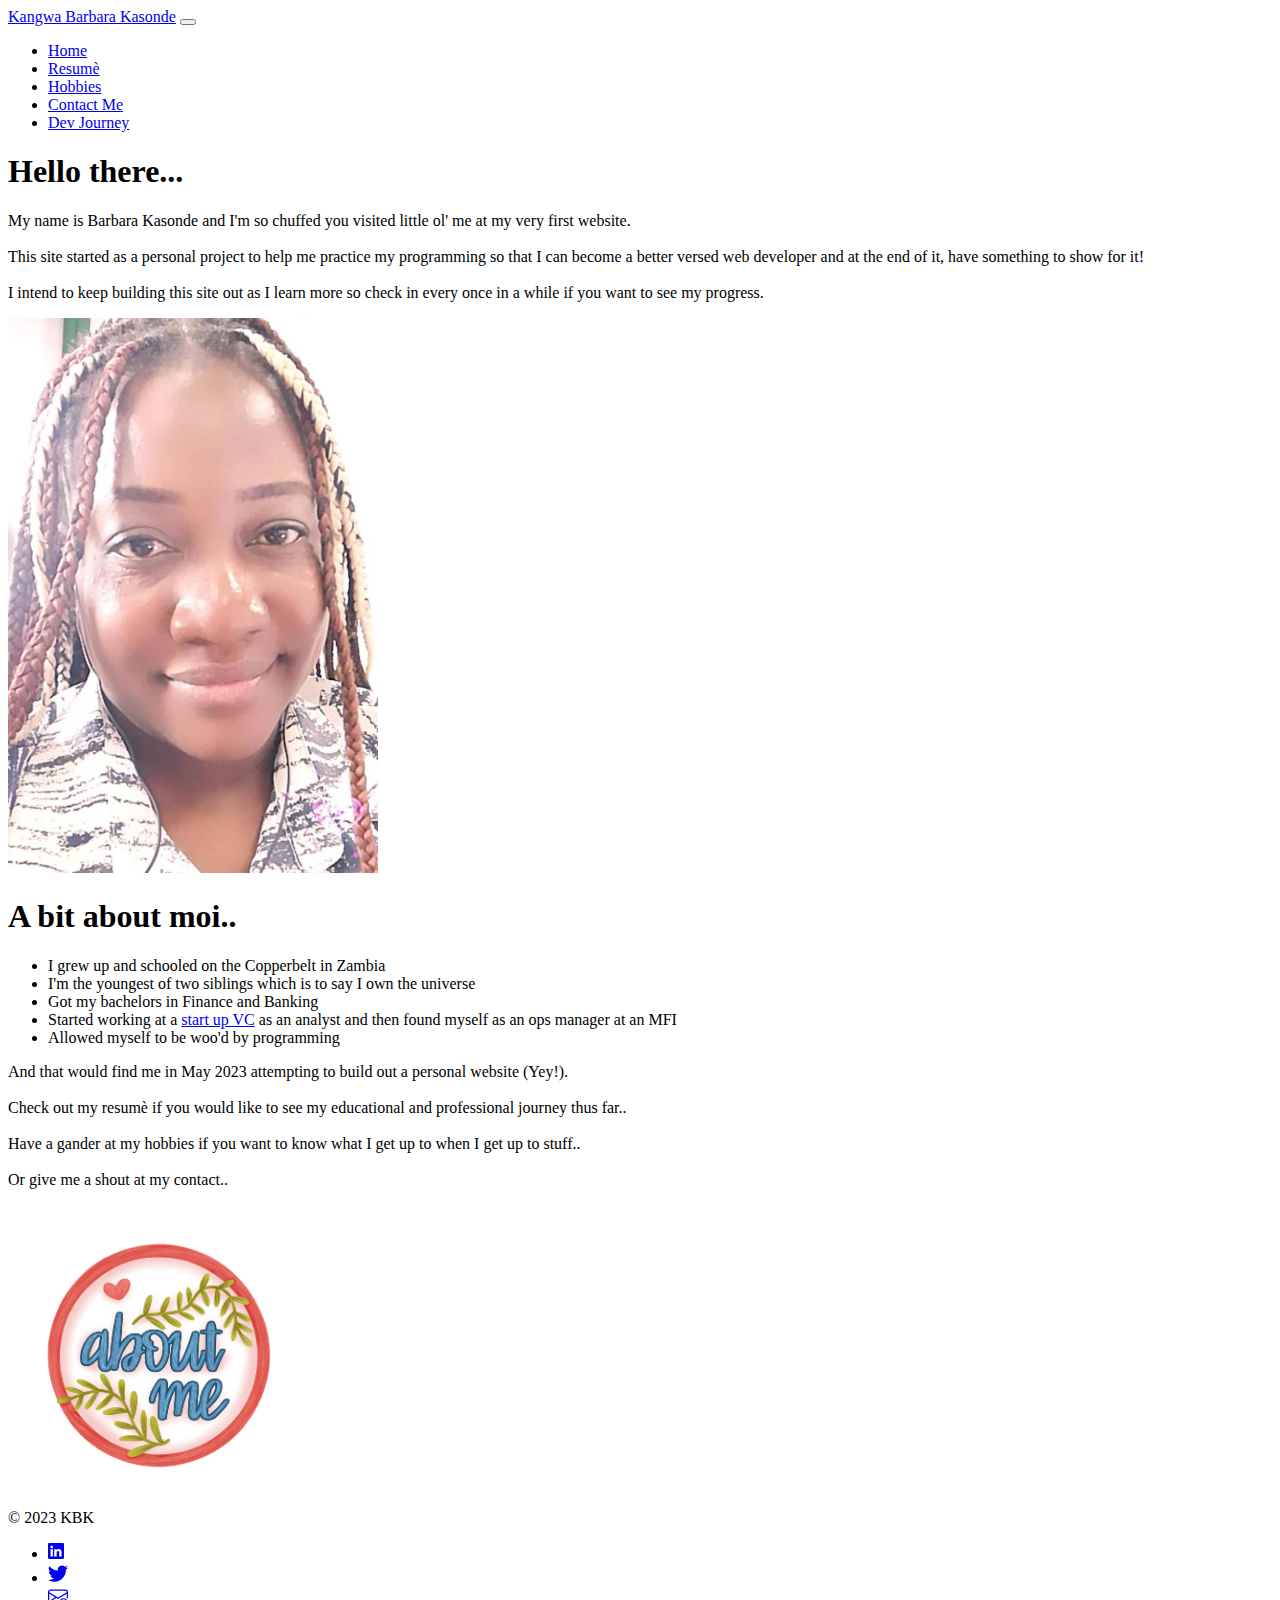
<file: index.html>
<!DOCTYPE html>
<html lang="en">
    <head>
        <meta charset="UTF-8">
        <title>KBK</title>
        <link href="https://cdn.jsdelivr.net/npm/bootstrap@5.3.1/dist/css/bootstrap.min.css" rel="stylesheet" integrity="sha384-4bw+/aepP/YC94hEpVNVgiZdgIC5+VKNBQNGCHeKRQN+PtmoHDEXuppvnDJzQIu9" crossorigin="anonymous">
        <link rel="stylesheet" href="./style.css"/>
    </head>

    <body>
        <!-- Navigation bar -->
        <nav class="navbar fixed-top navbar-expand-lg bg-primary" data-bs-theme="dark">
            <div class="container-fluid">
                <a class="navbar-brand" href="./index.html">Kangwa Barbara Kasonde</a>
                <button class="navbar-toggler" type="button" data-bs-toggle="collapse" data-bs-target="#navbarSupportedContent" aria-controls="navbarSupportedContent" aria-expanded="false" aria-label="Toggle navigation">
                    <span class="navbar-toggler-icon"></span>
                </button>
                <div class="collapse navbar-collapse" id="navbarSupportedContent">
                    <ul class="navbar-nav me-auto mb-2 mb-lg-0">
                    <li class="nav-item">
                        <a class="nav-link active" aria-current="page" href="./index.html">Home</a>
                    </li>
                    <li class="nav-item">
                        <a class="nav-link" href="./resume.html">Resumè</a>
                    </li>
                    <li class="nav-item">
                        <a class="nav-link" href="./hobbies.html">Hobbies</a>
                    </li>
                    <li class="nav-item">
                        <a class="nav-link" href="./contact.html">Contact Me</a>
                    </li>
                    <li class="nav-item">
                        <a class="nav-link" href="./devgrowth.html">Dev Journey</a>
                    </li>
                    </ul>
                </div>
            </div>
        </nav>

        <!-- First card - intro to site -->
        <div class="container my-5">
            <div class="row p-4 pb-0 pe-lg-0 pt-lg-5 align-items-center rounded-3 border shadow-lg">
                <div class="col-lg-7 p-3 p-lg-5 pt-lg-3">
                    <h1 class="display-4 fw-bold lh-1 text-body-emphasis">Hello there...</h1>
                    <p class="lead">
                        My name is Barbara Kasonde and I'm so chuffed you visited little ol' me at my very first website.
                        <br/><br/> 
                        This site started as a personal project to help me practice my programming so that I can become a better 
                        versed web developer and at the end of it, have something to show for it!
                        <br/><br/>
                        I intend to keep building this site out as I learn more so check in every once in a while if you want to see my progress.
                    </p>
                    
                </div>
                <div class="col-lg-4 offset-lg-1 p-0 overflow-hidden shadow-lg">
                    <img class="rounded-lg-3" src="./assets/Barbara.jpeg" alt="picture of me" width="370">
                </div>
            </div>
        </div>

        <!-- Second card - summary about me -->
        <div class="container my-5">
            <div class="row p-4 pb-0 pe-lg-0 pt-lg-5 flex-lg-row-reverse align-items-center rounded-3 border shadow-lg">
                <div class="col-lg-7 p-3 p-lg-5 pt-lg-3">
                    <h1 class="display-4 fw-bold lh-1 text-body-emphasis">A bit about moi..</h1>
                    <p class="lead">
                        <ul>
                            <li>I grew up and schooled on the Copperbelt in Zambia</li>
                            <li>I'm the youngest of two siblings which is to say I own the universe</li>
                            <li>Got my bachelors in Finance and Banking</li>
                            <li>Started working at a <a href="http://30thirtycapital.com">start up VC</a> as an analyst and then found myself as an <a>ops manager</a> at an MFI</li>
                            <li>Allowed myself to be woo'd by programming</li>
                        </ul>
                        And that would find me in May 2023 attempting to build out a personal website (Yey!).
                        <br/><br/>
                        Check out my resumè if you would like to see my educational and professional journey thus far..
                        <br/><br/>
                        Have a gander at my hobbies if you want to know what I get up to when I get up to stuff..
                        <br/><br/>
                        Or give me a shout at my contact..
                    </p>
                </div>
                <div class="col-lg-4 offset-lg-1 p-0 overflow-hidden shadow-lg">
                    <img class="rounded-lg-3" src="./assets/—Pngtree—cute hand draw sticker about_7174185.png" alt="about me image by pngtree.com" width="300">
                </div>
            </div>
        </div>

        <!-- Page footer -->
        <div class="container fixed-bottom">
            <footer class="d-flex flex-wrap justify-content-between align-items-center py-2 border-top">
                <div class="col-md-4 d-flex align-items-center">
                    <span class="mb-3 mb-md-0 text-body-secondary">© 2023 KBK</span>
                </div>
            
                <ul class="nav col-md-4 justify-content-end list-unstyled d-flex">
                    <li class="ms-3"><a class="text-body-secondary" href="https://www.linkedin.com/in/kangwa-barbara-kasonde-2b085ab0/"><svg xmlns="http://www.w3.org/2000/svg" width="16" height="16" fill="currentColor" class="bi bi-linkedin" viewBox="0 0 16 16">
                        <path d="M0 1.146C0 .513.526 0 1.175 0h13.65C15.474 0 16 .513 16 1.146v13.708c0 .633-.526 1.146-1.175 1.146H1.175C.526 16 0 15.487 0 14.854V1.146zm4.943 12.248V6.169H2.542v7.225h2.401zm-1.2-8.212c.837 0 1.358-.554 1.358-1.248-.015-.709-.52-1.248-1.342-1.248-.822 0-1.359.54-1.359 1.248 0 .694.521 1.248 1.327 1.248h.016zm4.908 8.212V9.359c0-.216.016-.432.08-.586.173-.431.568-.878 1.232-.878.869 0 1.216.662 1.216 1.634v3.865h2.401V9.25c0-2.22-1.184-3.252-2.764-3.252-1.274 0-1.845.7-2.165 1.193v.025h-.016a5.54 5.54 0 0 1 .016-.025V6.169h-2.4c.03.678 0 7.225 0 7.225h2.4z"/>
                    </svg></a></li>
                    <li class="ms-3"><a class="text-body-secondary" href="https://twitter.com/barbara_kasonde"><svg xmlns="http://www.w3.org/2000/svg" width="20" height="20" fill="currentColor" class="bi bi-twitter" viewBox="0 0 16 16">
                        <path d="M5.026 15c6.038 0 9.341-5.003 9.341-9.334 0-.14 0-.282-.006-.422A6.685 6.685 0 0 0 16 3.542a6.658 6.658 0 0 1-1.889.518 3.301 3.301 0 0 0 1.447-1.817 6.533 6.533 0 0 1-2.087.793A3.286 3.286 0 0 0 7.875 6.03a9.325 9.325 0 0 1-6.767-3.429 3.289 3.289 0 0 0 1.018 4.382A3.323 3.323 0 0 1 .64 6.575v.045a3.288 3.288 0 0 0 2.632 3.218 3.203 3.203 0 0 1-.865.115 3.23 3.23 0 0 1-.614-.057 3.283 3.283 0 0 0 3.067 2.277A6.588 6.588 0 0 1 .78 13.58a6.32 6.32 0 0 1-.78-.045A9.344 9.344 0 0 0 5.026 15z"/>
                    </svg></a></li>
                    <li class="ms-3"><a class="text-body-secondary" href="mailto: bkkasonde@gmail.com"><svg xmlns="http://www.w3.org/2000/svg" width="20" height="20" fill="currentColor" class="bi bi-envelope-at" viewBox="0 0 16 16">
                        <path d="M2 2a2 2 0 0 0-2 2v8.01A2 2 0 0 0 2 14h5.5a.5.5 0 0 0 0-1H2a1 1 0 0 1-.966-.741l5.64-3.471L8 9.583l7-4.2V8.5a.5.5 0 0 0 1 0V4a2 2 0 0 0-2-2H2Zm3.708 6.208L1 11.105V5.383l4.708 2.825ZM1 4.217V4a1 1 0 0 1 1-1h12a1 1 0 0 1 1 1v.217l-7 4.2-7-4.2Z"/>
                        <path d="M14.247 14.269c1.01 0 1.587-.857 1.587-2.025v-.21C15.834 10.43 14.64 9 12.52 9h-.035C10.42 9 9 10.36 9 12.432v.214C9 14.82 10.438 16 12.358 16h.044c.594 0 1.018-.074 1.237-.175v-.73c-.245.11-.673.18-1.18.18h-.044c-1.334 0-2.571-.788-2.571-2.655v-.157c0-1.657 1.058-2.724 2.64-2.724h.04c1.535 0 2.484 1.05 2.484 2.326v.118c0 .975-.324 1.39-.639 1.39-.232 0-.41-.148-.41-.42v-2.19h-.906v.569h-.03c-.084-.298-.368-.63-.954-.63-.778 0-1.259.555-1.259 1.4v.528c0 .892.49 1.434 1.26 1.434.471 0 .896-.227 1.014-.643h.043c.118.42.617.648 1.12.648Zm-2.453-1.588v-.227c0-.546.227-.791.573-.791.297 0 .572.192.572.708v.367c0 .573-.253.744-.564.744-.354 0-.581-.215-.581-.8Z"/>
                    </svg></a></li>
                </ul>
            </footer>
        </div>

        <script src="https://cdn.jsdelivr.net/npm/bootstrap@5.3.1/dist/js/bootstrap.bundle.min.js" integrity="sha384-HwwvtgBNo3bZJJLYd8oVXjrBZt8cqVSpeBNS5n7C8IVInixGAoxmnlMuBnhbgrkm" crossorigin="anonymous"></script>
    </body>

</html>
</file>
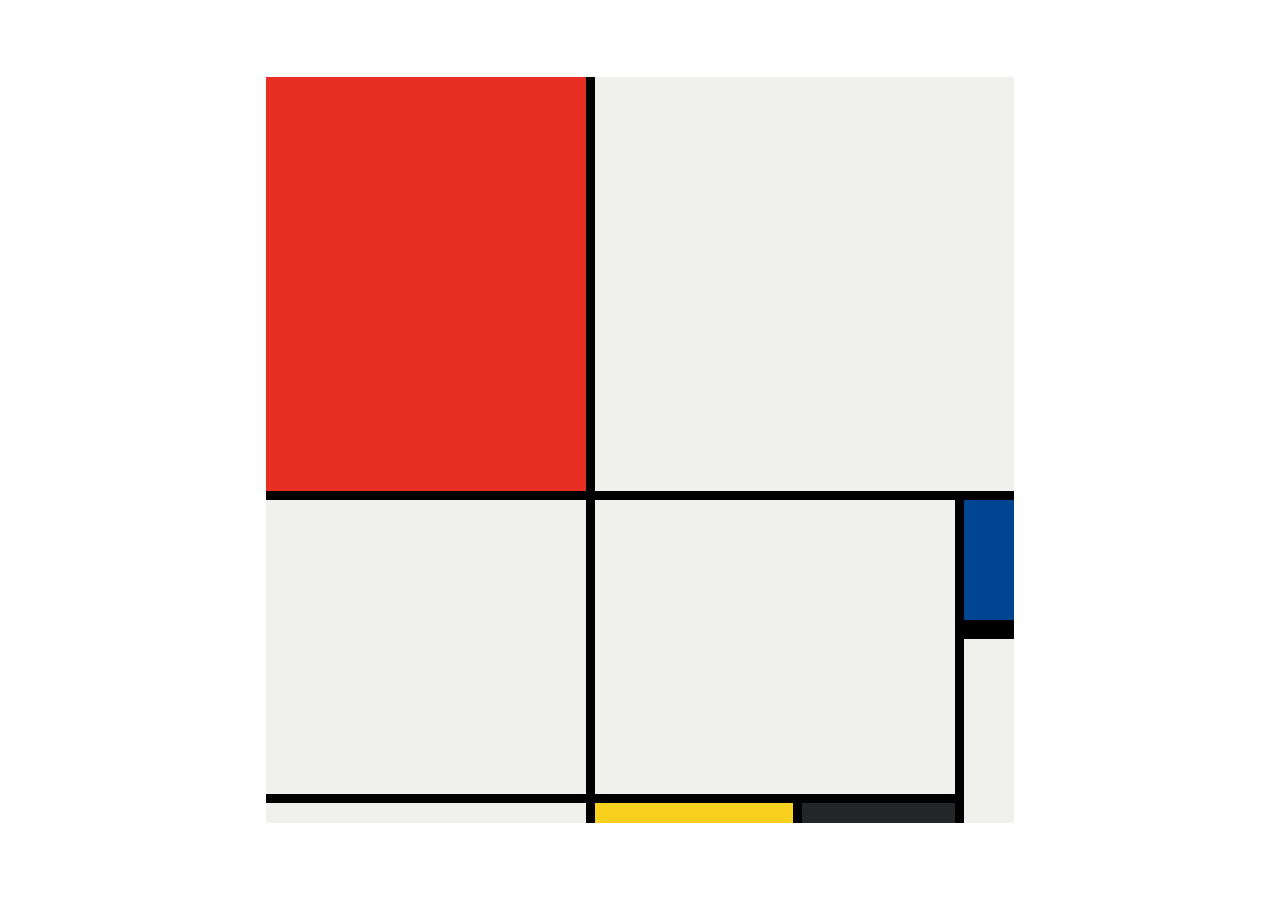
<file: projects/10.3 Mondrian Project/index.html>
<!DOCTYPE html>
<html lang="en">

<head>
  <meta charset="UTF-8">
  <meta name="viewport" content="width=device-width, initial-scale=1.0">
  <title>Mondrian Project</title>
  <style>
    body{
      display: flex;
      justify-content: center;
      align-items: center;
      height: 100vh;
      margin: 0;
      padding: 0;
    }
    .container{
      display: grid;
      background-color: #000;
      grid-template-rows: 414px 130px 155px 20px;
      grid-template-columns: 320px 198px 153px 50px;
      gap: 9px;
      width: 748px;
      height: 746px;
    }
    .red{
      background-color: #E72F24;
    }
    .white{
      background-color: #F0F1EC;
    }
    .blue{
      background-color: #004592;
      border-bottom: solid black 10px;
    }
    .yellow{
      background-color: #F9D01E;
    }
    .black{
      background-color: #232629;
    }
    .first{
      grid-column-start: 2;
      grid-column-end: -1;
    }
    .second{
      grid-row: span 2;
    }
    .third{
      grid-row: span 2;
      grid-column: span 2;
    }
    .fourth{
      grid-row: span 2;
    }


    /* 
    Write your CSS here 
    Gap Colour: #000
    White: #F0F1EC
    Red: #E72F24
    Black: #232629
    Blue: #004592
    Yellow: #F9D01E

    For dimensions, see dimensions.png image.
    HINT: Remember you can't change the properties of grid lines.
    But grid lines are transparent!
    */
  </style>
</head>

<body>
  <!-- Write your HTML here -->
  <div class="container">
    <div class="segment red"></div>
    <div class="segment first white"></div>
    <div class="segment second white"></div>
    <div class="segment third white"></div>
    <div class="segment blue"></div>
    <div class="segment fourth white"></div>
    <div class="segment fifth white"></div>
    <div class="segment yellow"></div>
    <div class="segment black"></div>

  </div>
</body>

</html>
</file>
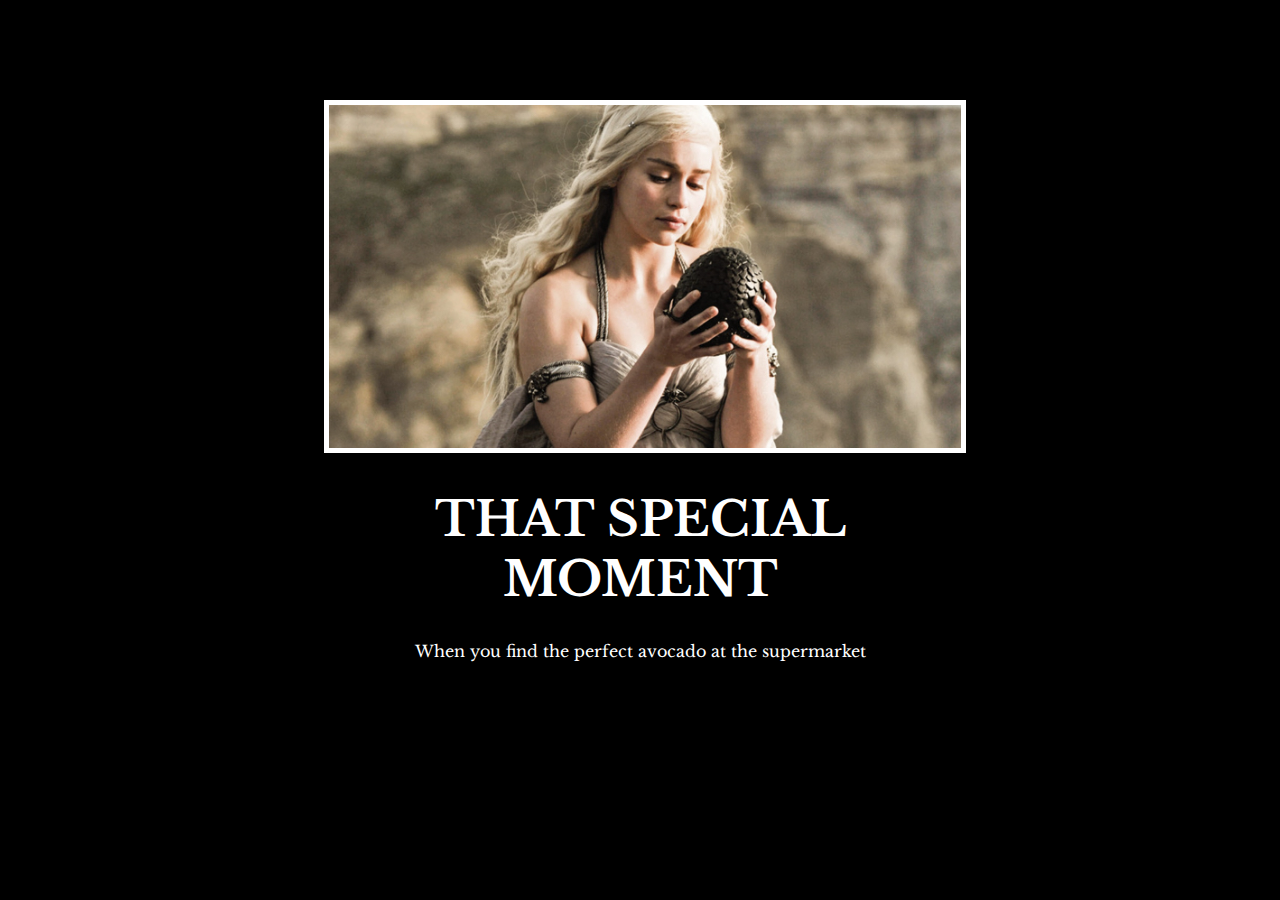
<file: projects/6.4 Motivation Meme Project/index.html>
<!-- 
  TODO: Create a motivational post website.
Style it how ever you like. 
Look at the goal image for inspiration.
But it must have the following features:
1. The main h1 text should be using the Regular Libre Baskerville Font from Google Fonts:
  https://fonts.google.com/specimen/Libre+Baskerville
2. The text should be white and background black.
3. Add your own image into the images folder inside assets. It should have a 5px white border.
4. The text should be center aligned.
5. Create a div to contain the h1, p and img elements. Adjust the margins so that the image and text are centered on the page. 
  Hint: You horizontally center a div by giving it a width of 50% and a margin-left of 25%.
  Hint: Set the image to have a width of 100% so it fills the div. 
6. Read about the text-transform property on MDN docs to make the h1 uppercase with CSS.
  https://developer.mozilla.org/en-US/docs/Web/CSS/text-transform 
-->

<!DOCTYPE html>
<html>
  <head>
    <meta charset="UTF-8">
    <title>Motivational Post</title>
    <link rel="stylesheet" href="./style.css">
    <link rel="preconnect" href="https://fonts.googleapis.com">
    <link rel="preconnect" href="https://fonts.gstatic.com" crossorigin>
    <link href="https://fonts.googleapis.com/css2?family=Libre+Baskerville&display=swap" rel="stylesheet">  </head>

  <body>
    <div class="poster">
      <img class="image" src="./assets/images/daenerys.jpeg" alt="Daenerys holding a dragon egg"/>
      <h1>That Special Moment</h1>
      <p>When you find the perfect avocado at the supermarket</p>
    </div>
  </body>

</html>
</file>
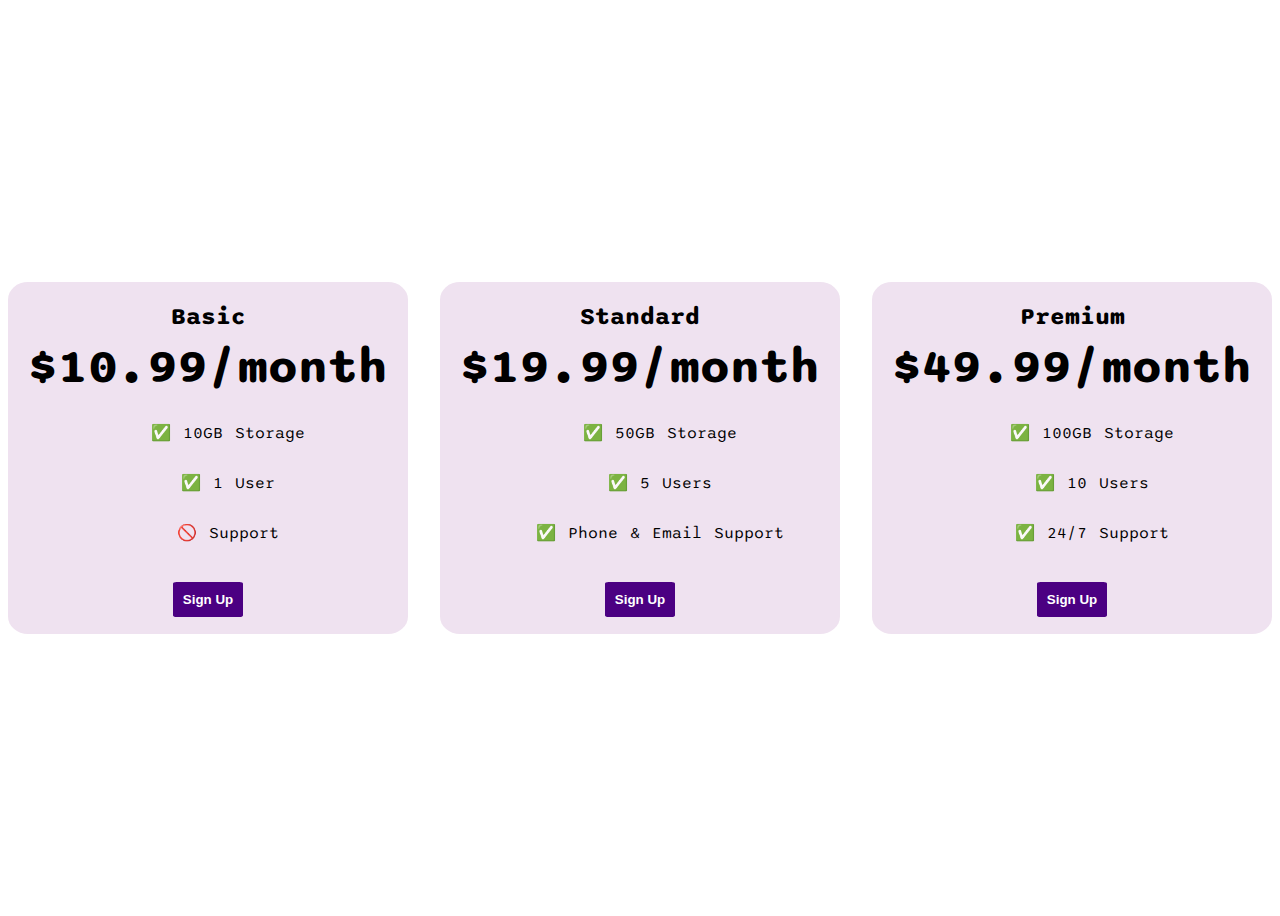
<file: projects/9.4 Flexbox Pricing Table Project/index.html>
<!DOCTYPE html>
<html>

<head>
  <title>Flexbox Pricing Table</title>
  <link rel="preconnect" href="https://fonts.googleapis.com">
  <link rel="preconnect" href="https://fonts.gstatic.com" crossorigin>
  <link href="https://fonts.googleapis.com/css2?family=Sono:wght@400;700&display=swap" rel="stylesheet">
  <style>
    body {
      font-family: 'Sono', sans-serif;
      text-align: center;
      line-height: 50px;
    }
    .plan-title{
      font-weight: bold;
      font-size: 1.5rem;
    }
    .plan-price{
      font-weight: bold;
      font-size: 3rem;
    }
    .plan-features{
      list-style-type: none;
      word-spacing: 2px;
    }
    .plan-button{
      background-color: indigo;
      color: white;
      border: none;
      border-radius: 5%;
      padding: 10px;
      font-weight: bold;
    }
    .pricing-plan{
      background-color: rgb(239, 226, 240);
      flex: 1;
      max-width: 400px;
      padding: 10px;
      border-radius: 5%; 
    }
    .pricing-container{
      display: flex;
      gap: 2rem;
      justify-content: center;
      align-items: center;
      height: 100vh;
    }

    /* Hint: What can you do with a media query and flexbox? */
    @media (max-width: 1250px) {
      .pricing-container{
        flex-direction: column;
        height: 100%;
      }
    }
  </style>
</head>

<body>
  <div class="pricing-container">
    <div class="pricing-plan">
      <div class="plan-title">Basic</div>
      <div class="plan-price">$10.99/month</div>
      <ul class="plan-features">
        <li>✅ 10GB Storage</li>
        <li>✅ 1 User</li>
        <li>🚫 Support</li>
      </ul>
      <button class="plan-button">Sign Up</a>
    </div>
    <div class="pricing-plan">
      <div class="plan-title">Standard</div>
      <div class="plan-price">$19.99/month</div>
      <ul class="plan-features">
        <li>✅ 50GB Storage</li>
        <li>✅ 5 Users</li>
        <li>✅ Phone &amp; Email Support</li>
      </ul>
      <button class="plan-button">Sign Up</a>
    </div>
    <div class="pricing-plan">
      <div class="plan-title">Premium</div>
      <div class="plan-price">$49.99/month</div>
      <ul class="plan-features">
        <li>✅ 100GB Storage</li>
        <li>✅ 10 Users</li>
        <li>✅ 24/7 Support</li>
      </ul>
      <button class="plan-button">Sign Up</a>
    </div>
  </div>

</body>

</html>
</file>
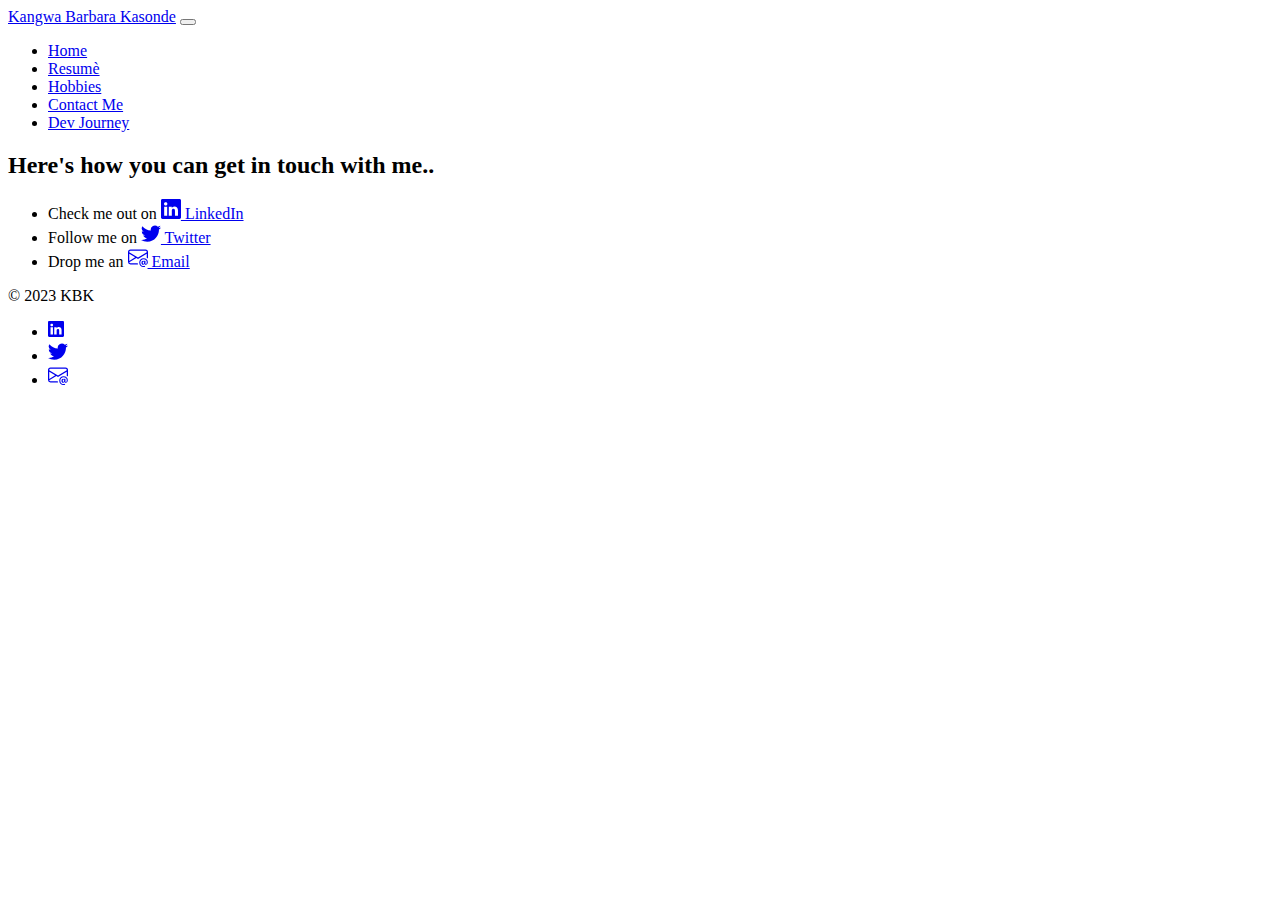
<file: contact.html>
<!DOCTYPE html>
<html lang="en">
    <head>
        <meta charset="UTF-8">
        <title>ContactMe</title>
        <link href="https://cdn.jsdelivr.net/npm/bootstrap@5.3.1/dist/css/bootstrap.min.css" rel="stylesheet" integrity="sha384-4bw+/aepP/YC94hEpVNVgiZdgIC5+VKNBQNGCHeKRQN+PtmoHDEXuppvnDJzQIu9" crossorigin="anonymous">
        <link rel="stylesheet" href="./style.css"/>
    </head>
    <body>
        <!-- Navigation bar -->
        <nav class="navbar fixed-top navbar-expand-lg bg-primary" data-bs-theme="dark">
            <div class="container-fluid">
                <a class="navbar-brand" href="./index.html">Kangwa Barbara Kasonde</a>
                <button class="navbar-toggler" type="button" data-bs-toggle="collapse" data-bs-target="#navbarSupportedContent" aria-controls="navbarSupportedContent" aria-expanded="false" aria-label="Toggle navigation">
                    <span class="navbar-toggler-icon"></span>
                </button>
                <div class="collapse navbar-collapse" id="navbarSupportedContent">
                    <ul class="navbar-nav me-auto mb-2 mb-lg-0">
                    <li class="nav-item">
                        <a class="nav-link"  href="./index.html">Home</a>
                    </li>
                    <li class="nav-item">
                        <a class="nav-link" href="./resume.html">Resumè</a>
                    </li>
                    <li class="nav-item">
                        <a class="nav-link" href="./hobbies.html">Hobbies</a>
                    </li>
                    <li class="nav-item">
                        <a class="nav-link active" aria-current="page" href="./contact.html">Contact Me</a>
                    </li>
                    <li class="nav-item">
                        <a class="nav-link" href="./devgrowth.html">Dev Journey</a>
                    </li>
                    </ul>
                </div>
            </div>
        </nav>

        <!-- Contact card -->
        <div class="container my-5 shadow-lg rounded-3 p-4 pb-0 pb-lg-1 pe-lg-0 pt-lg-5">
            <h2 class="border-bottom pb-3">Here's how you can get in touch with me..</h2>

            <ul class=" list-unstyled px-5 py-5">
                <li class="pb-3">
                    Check me out on  
                    <a class="btn btn-primary" href="https://www.linkedin.com/in/kangwa-barbara-kasonde-2b085ab0/" role="button">
                        <svg xmlns="http://www.w3.org/2000/svg" width="20" height="20" fill="currentColor" class="bi bi-linkedin" viewBox="0 0 16 16">
                            <path d="M0 1.146C0 .513.526 0 1.175 0h13.65C15.474 0 16 .513 16 1.146v13.708c0 .633-.526 1.146-1.175 1.146H1.175C.526 16 0 15.487 0 14.854V1.146zm4.943 12.248V6.169H2.542v7.225h2.401zm-1.2-8.212c.837 0 1.358-.554 1.358-1.248-.015-.709-.52-1.248-1.342-1.248-.822 0-1.359.54-1.359 1.248 0 .694.521 1.248 1.327 1.248h.016zm4.908 8.212V9.359c0-.216.016-.432.08-.586.173-.431.568-.878 1.232-.878.869 0 1.216.662 1.216 1.634v3.865h2.401V9.25c0-2.22-1.184-3.252-2.764-3.252-1.274 0-1.845.7-2.165 1.193v.025h-.016a5.54 5.54 0 0 1 .016-.025V6.169h-2.4c.03.678 0 7.225 0 7.225h2.4z"/>
                        </svg>
                         LinkedIn
                    </a>
                </li>
                <li class="pb-3">
                    Follow me on  
                    <a class="btn btn-primary" href="https://twitter.com/barbara_kasonde" role="button">
                        <svg xmlns="http://www.w3.org/2000/svg" width="20" height="20" fill="currentColor" class="bi bi-twitter" viewBox="0 0 16 16">
                            <path d="M5.026 15c6.038 0 9.341-5.003 9.341-9.334 0-.14 0-.282-.006-.422A6.685 6.685 0 0 0 16 3.542a6.658 6.658 0 0 1-1.889.518 3.301 3.301 0 0 0 1.447-1.817 6.533 6.533 0 0 1-2.087.793A3.286 3.286 0 0 0 7.875 6.03a9.325 9.325 0 0 1-6.767-3.429 3.289 3.289 0 0 0 1.018 4.382A3.323 3.323 0 0 1 .64 6.575v.045a3.288 3.288 0 0 0 2.632 3.218 3.203 3.203 0 0 1-.865.115 3.23 3.23 0 0 1-.614-.057 3.283 3.283 0 0 0 3.067 2.277A6.588 6.588 0 0 1 .78 13.58a6.32 6.32 0 0 1-.78-.045A9.344 9.344 0 0 0 5.026 15z"/>
                        </svg>
                         Twitter
                    </a>
                </li>
                <li class="pb-3">
                    Drop me an  
                    <a class="btn btn-primary" href="mailto: bkkasonde@gmail.com" role="button">
                        <svg xmlns="http://www.w3.org/2000/svg" width="20" height="20" fill="currentColor" class="bi bi-envelope-at" viewBox="0 0 16 16">
                            <path d="M2 2a2 2 0 0 0-2 2v8.01A2 2 0 0 0 2 14h5.5a.5.5 0 0 0 0-1H2a1 1 0 0 1-.966-.741l5.64-3.471L8 9.583l7-4.2V8.5a.5.5 0 0 0 1 0V4a2 2 0 0 0-2-2H2Zm3.708 6.208L1 11.105V5.383l4.708 2.825ZM1 4.217V4a1 1 0 0 1 1-1h12a1 1 0 0 1 1 1v.217l-7 4.2-7-4.2Z"/>
                            <path d="M14.247 14.269c1.01 0 1.587-.857 1.587-2.025v-.21C15.834 10.43 14.64 9 12.52 9h-.035C10.42 9 9 10.36 9 12.432v.214C9 14.82 10.438 16 12.358 16h.044c.594 0 1.018-.074 1.237-.175v-.73c-.245.11-.673.18-1.18.18h-.044c-1.334 0-2.571-.788-2.571-2.655v-.157c0-1.657 1.058-2.724 2.64-2.724h.04c1.535 0 2.484 1.05 2.484 2.326v.118c0 .975-.324 1.39-.639 1.39-.232 0-.41-.148-.41-.42v-2.19h-.906v.569h-.03c-.084-.298-.368-.63-.954-.63-.778 0-1.259.555-1.259 1.4v.528c0 .892.49 1.434 1.26 1.434.471 0 .896-.227 1.014-.643h.043c.118.42.617.648 1.12.648Zm-2.453-1.588v-.227c0-.546.227-.791.573-.791.297 0 .572.192.572.708v.367c0 .573-.253.744-.564.744-.354 0-.581-.215-.581-.8Z"/>
                        </svg>
                         Email
                    </a>
                </li>
            </ul>
        </div>

        <!-- Page footer -->
        <div class="container fixed-bottom">
            <footer class="d-flex flex-wrap justify-content-between align-items-center py-2 border-top">
                <div class="col-md-4 d-flex align-items-center">
                    <span class="mb-3 mb-md-0 text-body-secondary">© 2023 KBK</span>
                </div>
            
                <ul class="nav col-md-4 justify-content-end list-unstyled d-flex">
                    <li class="ms-3"><a class="text-body-secondary" href="https://www.linkedin.com/in/kangwa-barbara-kasonde-2b085ab0/"><svg xmlns="http://www.w3.org/2000/svg" width="16" height="16" fill="currentColor" class="bi bi-linkedin" viewBox="0 0 16 16">
                        <path d="M0 1.146C0 .513.526 0 1.175 0h13.65C15.474 0 16 .513 16 1.146v13.708c0 .633-.526 1.146-1.175 1.146H1.175C.526 16 0 15.487 0 14.854V1.146zm4.943 12.248V6.169H2.542v7.225h2.401zm-1.2-8.212c.837 0 1.358-.554 1.358-1.248-.015-.709-.52-1.248-1.342-1.248-.822 0-1.359.54-1.359 1.248 0 .694.521 1.248 1.327 1.248h.016zm4.908 8.212V9.359c0-.216.016-.432.08-.586.173-.431.568-.878 1.232-.878.869 0 1.216.662 1.216 1.634v3.865h2.401V9.25c0-2.22-1.184-3.252-2.764-3.252-1.274 0-1.845.7-2.165 1.193v.025h-.016a5.54 5.54 0 0 1 .016-.025V6.169h-2.4c.03.678 0 7.225 0 7.225h2.4z"/>
                    </svg></a></li>
                    <li class="ms-3"><a class="text-body-secondary" href="https://twitter.com/barbara_kasonde"><svg xmlns="http://www.w3.org/2000/svg" width="20" height="20" fill="currentColor" class="bi bi-twitter" viewBox="0 0 16 16">
                        <path d="M5.026 15c6.038 0 9.341-5.003 9.341-9.334 0-.14 0-.282-.006-.422A6.685 6.685 0 0 0 16 3.542a6.658 6.658 0 0 1-1.889.518 3.301 3.301 0 0 0 1.447-1.817 6.533 6.533 0 0 1-2.087.793A3.286 3.286 0 0 0 7.875 6.03a9.325 9.325 0 0 1-6.767-3.429 3.289 3.289 0 0 0 1.018 4.382A3.323 3.323 0 0 1 .64 6.575v.045a3.288 3.288 0 0 0 2.632 3.218 3.203 3.203 0 0 1-.865.115 3.23 3.23 0 0 1-.614-.057 3.283 3.283 0 0 0 3.067 2.277A6.588 6.588 0 0 1 .78 13.58a6.32 6.32 0 0 1-.78-.045A9.344 9.344 0 0 0 5.026 15z"/>
                    </svg></a></li>
                    <li class="ms-3"><a class="text-body-secondary" href="mailto: bkkasonde@gmail.com"><svg xmlns="http://www.w3.org/2000/svg" width="20" height="20" fill="currentColor" class="bi bi-envelope-at" viewBox="0 0 16 16">
                        <path d="M2 2a2 2 0 0 0-2 2v8.01A2 2 0 0 0 2 14h5.5a.5.5 0 0 0 0-1H2a1 1 0 0 1-.966-.741l5.64-3.471L8 9.583l7-4.2V8.5a.5.5 0 0 0 1 0V4a2 2 0 0 0-2-2H2Zm3.708 6.208L1 11.105V5.383l4.708 2.825ZM1 4.217V4a1 1 0 0 1 1-1h12a1 1 0 0 1 1 1v.217l-7 4.2-7-4.2Z"/>
                        <path d="M14.247 14.269c1.01 0 1.587-.857 1.587-2.025v-.21C15.834 10.43 14.64 9 12.52 9h-.035C10.42 9 9 10.36 9 12.432v.214C9 14.82 10.438 16 12.358 16h.044c.594 0 1.018-.074 1.237-.175v-.73c-.245.11-.673.18-1.18.18h-.044c-1.334 0-2.571-.788-2.571-2.655v-.157c0-1.657 1.058-2.724 2.64-2.724h.04c1.535 0 2.484 1.05 2.484 2.326v.118c0 .975-.324 1.39-.639 1.39-.232 0-.41-.148-.41-.42v-2.19h-.906v.569h-.03c-.084-.298-.368-.63-.954-.63-.778 0-1.259.555-1.259 1.4v.528c0 .892.49 1.434 1.26 1.434.471 0 .896-.227 1.014-.643h.043c.118.42.617.648 1.12.648Zm-2.453-1.588v-.227c0-.546.227-.791.573-.791.297 0 .572.192.572.708v.367c0 .573-.253.744-.564.744-.354 0-.581-.215-.581-.8Z"/>
                    </svg></a></li>
                </ul>
            </footer>
        </div>
        
        <script src="https://cdn.jsdelivr.net/npm/bootstrap@5.3.1/dist/js/bootstrap.bundle.min.js" integrity="sha384-HwwvtgBNo3bZJJLYd8oVXjrBZt8cqVSpeBNS5n7C8IVInixGAoxmnlMuBnhbgrkm" crossorigin="anonymous"></script>
    </body>
</html>
</file>
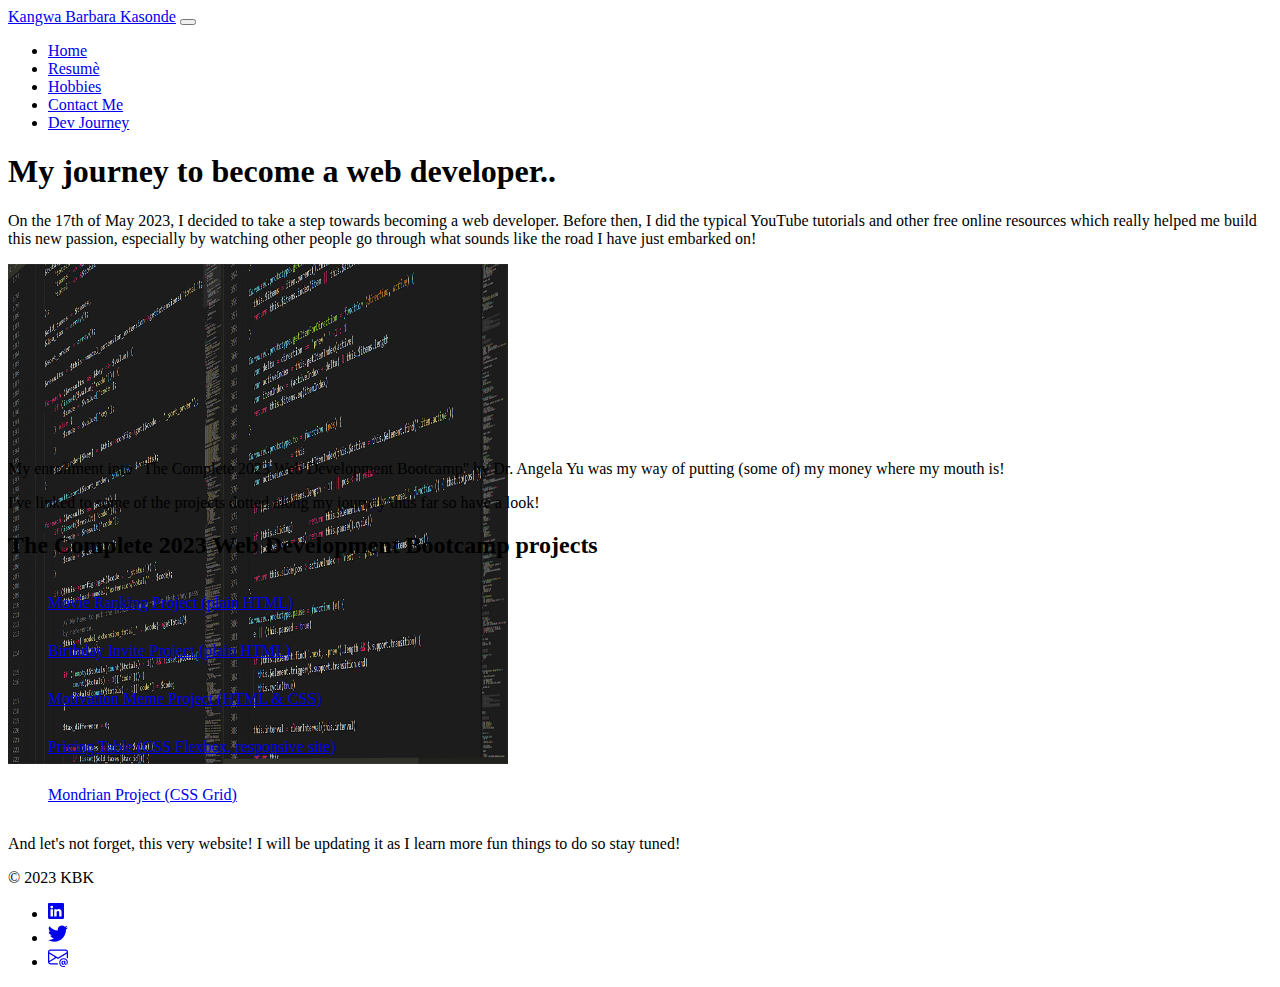
<file: devgrowth.html>
<!DOCTYPE html>
<html>
    <head>
        <meta charset="UTF-8">
        <title>WebDev</title>
        <link href="https://cdn.jsdelivr.net/npm/bootstrap@5.3.1/dist/css/bootstrap.min.css" rel="stylesheet" integrity="sha384-4bw+/aepP/YC94hEpVNVgiZdgIC5+VKNBQNGCHeKRQN+PtmoHDEXuppvnDJzQIu9" crossorigin="anonymous">
        <link rel="stylesheet" href="./style.css"/>
    </head>
    <body>
        <!-- Navigation bar -->
        <nav class="navbar fixed-top navbar-expand-lg bg-primary" data-bs-theme="dark">
            <div class="container-fluid">
                <a class="navbar-brand" href="./index.html">Kangwa Barbara Kasonde</a>
                <button class="navbar-toggler" type="button" data-bs-toggle="collapse" data-bs-target="#navbarSupportedContent" aria-controls="navbarSupportedContent" aria-expanded="false" aria-label="Toggle navigation">
                    <span class="navbar-toggler-icon"></span>
                </button>
                <div class="collapse navbar-collapse" id="navbarSupportedContent">
                    <ul class="navbar-nav me-auto mb-2 mb-lg-0">
                    <li class="nav-item">
                        <a class="nav-link"  href="./index.html">Home</a>
                    </li>
                    <li class="nav-item">
                        <a class="nav-link" href="./resume.html">Resumè</a>
                    </li>
                    <li class="nav-item">
                        <a class="nav-link" href="./hobbies.html">Hobbies</a>
                    </li>
                    <li class="nav-item">
                        <a class="nav-link"  href="./contact.html">Contact Me</a>
                    </li>
                    <li class="nav-item">
                        <a class="nav-link active" aria-current="page" href="./devgrowth.html">Dev Journey</a>
                    </li>
                    </ul>
                </div>
            </div>
        </nav>
                
        <!-- Intro section -->
        <div class="container px-4 pt-5 my-5 text-center shadow-lg rounded-3">
            <h1 class="display-5 fw-bold text-body-emphasis">My journey to become a web developer..</h1>
            <div class="col-lg-7 mx-auto">
                <p class="lead ">On the 17th of May 2023, I decided to take a step towards becoming a web developer. Before then, I did the typical YouTube tutorials and other free online resources which really helped me build this new
                    passion, especially by watching other people go through what sounds like the road I have just embarked on! 
                </p>
            </div>
            <div class="overflow-hidden" style="max-height: 20vh;">
                <div class="container">
                    <img src="./assets/computer-code.png" class="img-fluid border rounded-3 mb-4 pb-2" alt=" computer code Image by Boskampi from Pixabay" width="500" height="500" loading="lazy">
                </div>
            </div>
            <div class="col-lg-7 mx-auto py-3">
                <p class="lead">My enrollment into "The Complete 2023 Web Development Bootcamp" by Dr. Angela Yu was my way of putting (some of) my money where my mouth is!
                </p>
                <p class="lead">I've linked to some of the projects dotted along my journey thus far so have a look!
                </p>
            </div>
        </div>
        
        <!-- Projects along the way -->
        <div class="container shadow-lg text-center rounded-3 p-3">
            <h2 class="pb-4 border-bottom">The Complete 2023 Web Development Bootcamp projects</h2>
            <ul class="d-flex flex-wrap justify-content-center gap-3 pt-2" style="list-style-type: none; line-height: 3rem;">
                <li><a class="btn btn-primary" href="./projects/2.4 Movie Ranking Project/index.html">Movie Ranking Project (plain HTML)</a></li>
                <li><a class="btn btn-primary" href="./projects/3.4 Birthday Invite Project/index.html">Birthday Invite Project (plain HTML)</a> </li>
                <li><a class="btn btn-primary" href="./projects/6.4 Motivation Meme Project/index.html">Motivation Meme Project (HTML & CSS)</a></li>
                <li><a class="btn btn-primary" href="./projects/9.4 Flexbox Pricing Table Project/index.html">Pricing Table (CSS Flexbox, responsive site)</a></li>
                <li><a class="btn btn-primary" href="./projects/10.3 Mondrian Project/index.html">Mondrian Project (CSS Grid)</a></li>
            </ul>
            <p class="lead my-5">
                And let's not forget, this very website! I will be updating it as I learn more fun things to do so stay tuned!
            </p>
        </div>
       
        <!-- Page footer -->
        <div class="container fixed-bottom">
            <footer class="d-flex flex-wrap justify-content-between align-items-center py-2 border-top">
                <div class="col-md-4 d-flex align-items-center">
                    <span class="mb-3 mb-md-0 text-body-secondary">© 2023 KBK</span>
                </div>
            
                <ul class="nav col-md-4 justify-content-end list-unstyled d-flex">
                    <li class="ms-3"><a class="text-body-secondary" href="https://www.linkedin.com/in/kangwa-barbara-kasonde-2b085ab0/"><svg xmlns="http://www.w3.org/2000/svg" width="16" height="16" fill="currentColor" class="bi bi-linkedin" viewBox="0 0 16 16">
                        <path d="M0 1.146C0 .513.526 0 1.175 0h13.65C15.474 0 16 .513 16 1.146v13.708c0 .633-.526 1.146-1.175 1.146H1.175C.526 16 0 15.487 0 14.854V1.146zm4.943 12.248V6.169H2.542v7.225h2.401zm-1.2-8.212c.837 0 1.358-.554 1.358-1.248-.015-.709-.52-1.248-1.342-1.248-.822 0-1.359.54-1.359 1.248 0 .694.521 1.248 1.327 1.248h.016zm4.908 8.212V9.359c0-.216.016-.432.08-.586.173-.431.568-.878 1.232-.878.869 0 1.216.662 1.216 1.634v3.865h2.401V9.25c0-2.22-1.184-3.252-2.764-3.252-1.274 0-1.845.7-2.165 1.193v.025h-.016a5.54 5.54 0 0 1 .016-.025V6.169h-2.4c.03.678 0 7.225 0 7.225h2.4z"/>
                    </svg></a></li>
                    <li class="ms-3"><a class="text-body-secondary" href="https://twitter.com/barbara_kasonde"><svg xmlns="http://www.w3.org/2000/svg" width="20" height="20" fill="currentColor" class="bi bi-twitter" viewBox="0 0 16 16">
                        <path d="M5.026 15c6.038 0 9.341-5.003 9.341-9.334 0-.14 0-.282-.006-.422A6.685 6.685 0 0 0 16 3.542a6.658 6.658 0 0 1-1.889.518 3.301 3.301 0 0 0 1.447-1.817 6.533 6.533 0 0 1-2.087.793A3.286 3.286 0 0 0 7.875 6.03a9.325 9.325 0 0 1-6.767-3.429 3.289 3.289 0 0 0 1.018 4.382A3.323 3.323 0 0 1 .64 6.575v.045a3.288 3.288 0 0 0 2.632 3.218 3.203 3.203 0 0 1-.865.115 3.23 3.23 0 0 1-.614-.057 3.283 3.283 0 0 0 3.067 2.277A6.588 6.588 0 0 1 .78 13.58a6.32 6.32 0 0 1-.78-.045A9.344 9.344 0 0 0 5.026 15z"/>
                    </svg></a></li>
                    <li class="ms-3"><a class="text-body-secondary" href="mailto: bkkasonde@gmail.com"><svg xmlns="http://www.w3.org/2000/svg" width="20" height="20" fill="currentColor" class="bi bi-envelope-at" viewBox="0 0 16 16">
                        <path d="M2 2a2 2 0 0 0-2 2v8.01A2 2 0 0 0 2 14h5.5a.5.5 0 0 0 0-1H2a1 1 0 0 1-.966-.741l5.64-3.471L8 9.583l7-4.2V8.5a.5.5 0 0 0 1 0V4a2 2 0 0 0-2-2H2Zm3.708 6.208L1 11.105V5.383l4.708 2.825ZM1 4.217V4a1 1 0 0 1 1-1h12a1 1 0 0 1 1 1v.217l-7 4.2-7-4.2Z"/>
                        <path d="M14.247 14.269c1.01 0 1.587-.857 1.587-2.025v-.21C15.834 10.43 14.64 9 12.52 9h-.035C10.42 9 9 10.36 9 12.432v.214C9 14.82 10.438 16 12.358 16h.044c.594 0 1.018-.074 1.237-.175v-.73c-.245.11-.673.18-1.18.18h-.044c-1.334 0-2.571-.788-2.571-2.655v-.157c0-1.657 1.058-2.724 2.64-2.724h.04c1.535 0 2.484 1.05 2.484 2.326v.118c0 .975-.324 1.39-.639 1.39-.232 0-.41-.148-.41-.42v-2.19h-.906v.569h-.03c-.084-.298-.368-.63-.954-.63-.778 0-1.259.555-1.259 1.4v.528c0 .892.49 1.434 1.26 1.434.471 0 .896-.227 1.014-.643h.043c.118.42.617.648 1.12.648Zm-2.453-1.588v-.227c0-.546.227-.791.573-.791.297 0 .572.192.572.708v.367c0 .573-.253.744-.564.744-.354 0-.581-.215-.581-.8Z"/>
                    </svg></a></li>
                </ul>
            </footer>
        </div>
        
        <script src="https://cdn.jsdelivr.net/npm/bootstrap@5.3.1/dist/js/bootstrap.bundle.min.js" integrity="sha384-HwwvtgBNo3bZJJLYd8oVXjrBZt8cqVSpeBNS5n7C8IVInixGAoxmnlMuBnhbgrkm" crossorigin="anonymous"></script>
    </body>
</html>
</file>
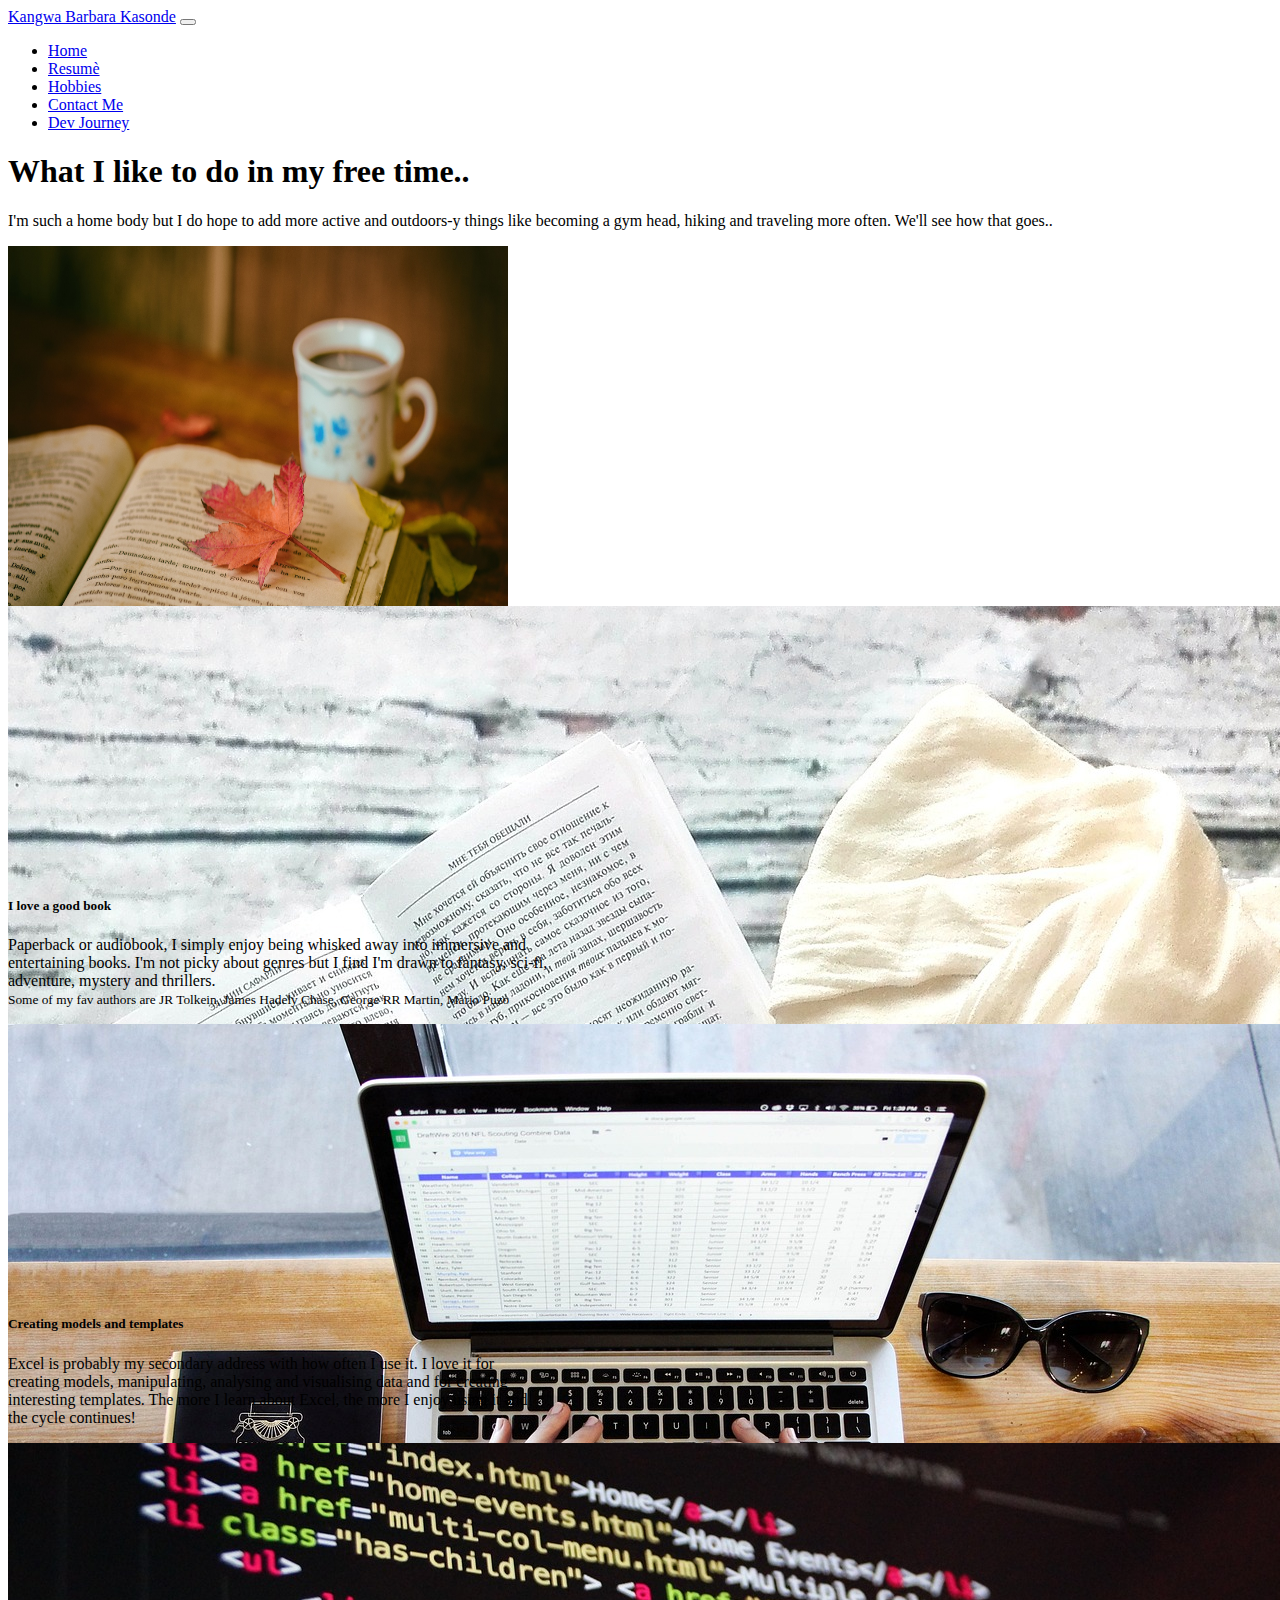
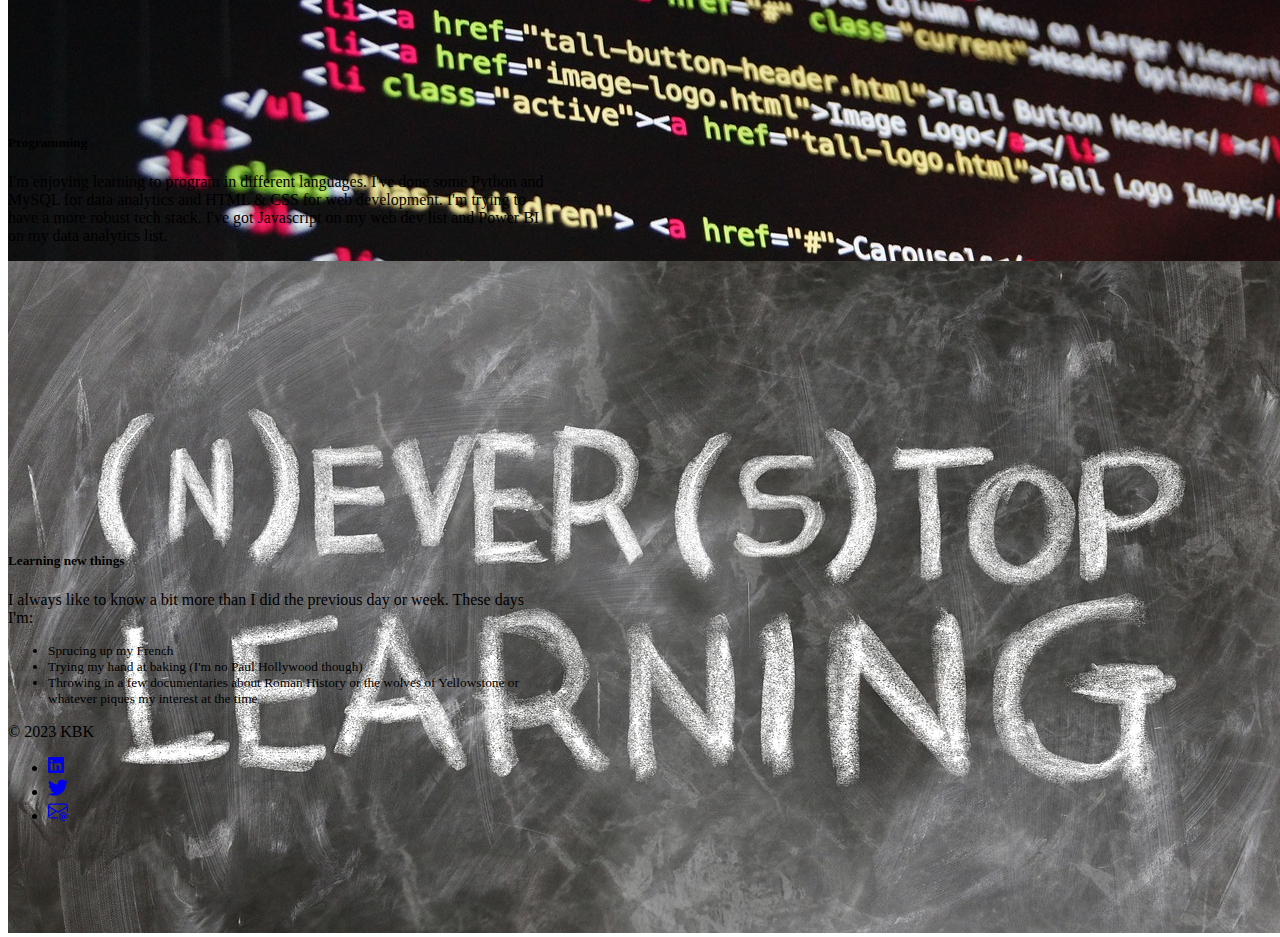
<file: hobbies.html>
<!DOCTYPE html>
<html lang="en">
    <head>
        <meta charset="UTF-8">
        <title>Hobbies</title>
        <link href="https://cdn.jsdelivr.net/npm/bootstrap@5.3.1/dist/css/bootstrap.min.css" rel="stylesheet" integrity="sha384-4bw+/aepP/YC94hEpVNVgiZdgIC5+VKNBQNGCHeKRQN+PtmoHDEXuppvnDJzQIu9" crossorigin="anonymous">
        <link rel="stylesheet" href="./style.css"/>
    </head>
    <body>
        <!-- Navigation bar -->
        <nav class="navbar fixed-top navbar-expand-lg bg-primary" data-bs-theme="dark">
            <div class="container-fluid">
                <a class="navbar-brand" href="./index.html">Kangwa Barbara Kasonde</a>
                <button class="navbar-toggler" type="button" data-bs-toggle="collapse" data-bs-target="#navbarSupportedContent" aria-controls="navbarSupportedContent" aria-expanded="false" aria-label="Toggle navigation">
                    <span class="navbar-toggler-icon"></span>
                </button>
                <div class="collapse navbar-collapse" id="navbarSupportedContent">
                    <ul class="navbar-nav me-auto mb-2 mb-lg-0">
                    <li class="nav-item">
                        <a class="nav-link"  href="./index.html">Home</a>
                    </li>
                    <li class="nav-item">
                        <a class="nav-link" href="./resume.html">Resumè</a>
                    </li>
                    <li class="nav-item">
                        <a class="nav-link active" aria-current="page" href="./hobbies.html">Hobbies</a>
                    </li>
                    <li class="nav-item">
                        <a class="nav-link"  href="./contact.html">Contact Me</a>
                    </li>
                    <li class="nav-item">
                        <a class="nav-link" href="./devgrowth.html">Dev Journey</a>
                    </li>
                    </ul>
                </div>
            </div>
        </nav>
        
        <!-- Intro section -->
        <div class="container px-4 pt-5 my-5 text-center shadow-lg rounded-3">
            <h1 class="display-4 fw-bold text-body-emphasis">What I like to do in my free time..</h1>
            <div class="col-lg-6 mx-auto">
                <p class="lead mb-4">I'm such a home body but I do hope to add more active and outdoors-y things like becoming a gym head, hiking and 
                    traveling more often. We'll see how that goes..
                </p>
                
            </div>
            <div class="overflow-hidden" style="max-height: 40vh;">
                <div class="container ">
                    <img src="./assets/book.jpg" class="img-fluid border rounded-3 mb-4 pb-2" alt="book Image by Jose Antonio Alba from Pixabay" width="500" height="500" loading="lazy">
                </div>
            </div>
        </div>

        <!-- Hobbies list -->
        <div class="container shadow-lg rounded-3 mb-5">
            <div class="row row-cols-lg-2 m-2 justify-content-center g-3">
                
                <div class="card mb-3 me-2" style="max-width: 540px;">
                    <div class="d-flex overflow-hidden justify-content-center" style="max-height: 30vh;">
                        <div class="container">
                            <img src="./assets/open-book.jpg" class="img-fluid rounded-3 " alt="open book">
                        </div>
                    </div>   
                    <div class="card-body">
                        <h5 class="card-title">I love a good book</h5>
                        <p class="card-text">Paperback or audiobook, I simply enjoy being whisked away into immersive and entertaining books. I'm not picky about genres but I find I'm drawn to fantasy, sci-fi, adventure, mystery and thrillers. <br> <small> Some of my fav authors are JR Tolkein, James Hadely Chase, George RR Martin, Mario Puzo</small></p>
                    </div>
                </div>

                <div class="card mb-3 me-2" style="max-width: 540px;">
                    <div class="overflow-hidden" style="max-height: 30vh;">
                        <div class="container">
                            <img src="./assets/spreadsheet.jpg" class="img-fluid rounded-3" alt="spreadsheet image by Pexels from Pixabay">
                        </div>
                    </div>  
                    <div class="card-body">
                        <h5 class="card-title">Creating models and templates</h5>
                        <p class="card-text">Excel is probably my secondary address with how often I use it. I love it for creating models, manipulating, analysing and visualising data and for creating interesting templates. The more I learn about Excel, the more I enjoy using it and the cycle continues!</p>
                    </div>  
                </div>

                <div class="card mb-3 me-2" style="max-width: 540px;">
                    <div class="overflow-hidden" style="max-height: 30vh;">
                        <div class="container">
                            <img src="./assets/code.jpg" class="img-fluid rounded-3" alt="code Image by James Osborne from Pixabay">
                        </div>
                    </div>
                    <div class="card-body">
                        <h5 class="card-title">Programming</h5>
                        <p class="card-text">I'm enjoying learning to program in different languages. I've done some Python and MySQL for data analytics and HTML & CSS for web development. I'm trying to have a more robust tech stack. I've got Javascript on my web dev list and Power BI on my data analytics list.</p>
                    </div>
                </div>

                <div class="card mb-3 me-2" style="max-width: 540px;">
                    <div class="overflow-hidden" style="max-height: 30vh;">
                        <div class="container">
                            <img src="./assets/never-stop-learning.jpg" class="img-fluid rounded-3" alt=" never stop learning chalk board Image by Gerd Altmann from Pixabay">
                        </div>
                    </div>
                    <div class="card-body">
                        <h5 class="card-title">Learning new things</h5>
                        <p class="card-text m-0">
                            I always like to know a bit more than I did the previous day or week. These days I'm:
                            <small><ul>
                                <li>Sprucing up my French</li>
                                <li>Trying my hand at baking (I'm no Paul Hollywood though)</li>
                                <li>Throwing in a few documentaries about Roman History or the wolves of Yellowstone or whatever piques my interest at the time</li>
                            </ul></small>
                        </p>
                    </div>
                    
                    
                </div>
            </div>
        </div>

        <!-- Page footer -->
        <div class="container fixed-bottom">
            <footer class="d-flex flex-wrap justify-content-between align-items-center py-2 border-top">
                <div class="col-md-4 d-flex align-items-center">
                    <span class="mb-3 mb-md-0 text-body-secondary">© 2023 KBK</span>
                </div>
            
                <ul class="nav col-md-4 justify-content-end list-unstyled d-flex">
                    <li class="ms-3"><a class="text-body-secondary" href="https://www.linkedin.com/in/kangwa-barbara-kasonde-2b085ab0/"><svg xmlns="http://www.w3.org/2000/svg" width="16" height="16" fill="currentColor" class="bi bi-linkedin" viewBox="0 0 16 16">
                        <path d="M0 1.146C0 .513.526 0 1.175 0h13.65C15.474 0 16 .513 16 1.146v13.708c0 .633-.526 1.146-1.175 1.146H1.175C.526 16 0 15.487 0 14.854V1.146zm4.943 12.248V6.169H2.542v7.225h2.401zm-1.2-8.212c.837 0 1.358-.554 1.358-1.248-.015-.709-.52-1.248-1.342-1.248-.822 0-1.359.54-1.359 1.248 0 .694.521 1.248 1.327 1.248h.016zm4.908 8.212V9.359c0-.216.016-.432.08-.586.173-.431.568-.878 1.232-.878.869 0 1.216.662 1.216 1.634v3.865h2.401V9.25c0-2.22-1.184-3.252-2.764-3.252-1.274 0-1.845.7-2.165 1.193v.025h-.016a5.54 5.54 0 0 1 .016-.025V6.169h-2.4c.03.678 0 7.225 0 7.225h2.4z"/>
                    </svg></a></li>
                    <li class="ms-3"><a class="text-body-secondary" href="https://twitter.com/barbara_kasonde"><svg xmlns="http://www.w3.org/2000/svg" width="20" height="20" fill="currentColor" class="bi bi-twitter" viewBox="0 0 16 16">
                        <path d="M5.026 15c6.038 0 9.341-5.003 9.341-9.334 0-.14 0-.282-.006-.422A6.685 6.685 0 0 0 16 3.542a6.658 6.658 0 0 1-1.889.518 3.301 3.301 0 0 0 1.447-1.817 6.533 6.533 0 0 1-2.087.793A3.286 3.286 0 0 0 7.875 6.03a9.325 9.325 0 0 1-6.767-3.429 3.289 3.289 0 0 0 1.018 4.382A3.323 3.323 0 0 1 .64 6.575v.045a3.288 3.288 0 0 0 2.632 3.218 3.203 3.203 0 0 1-.865.115 3.23 3.23 0 0 1-.614-.057 3.283 3.283 0 0 0 3.067 2.277A6.588 6.588 0 0 1 .78 13.58a6.32 6.32 0 0 1-.78-.045A9.344 9.344 0 0 0 5.026 15z"/>
                    </svg></a></li>
                    <li class="ms-3"><a class="text-body-secondary" href="mailto: bkkasonde@gmail.com"><svg xmlns="http://www.w3.org/2000/svg" width="20" height="20" fill="currentColor" class="bi bi-envelope-at" viewBox="0 0 16 16">
                        <path d="M2 2a2 2 0 0 0-2 2v8.01A2 2 0 0 0 2 14h5.5a.5.5 0 0 0 0-1H2a1 1 0 0 1-.966-.741l5.64-3.471L8 9.583l7-4.2V8.5a.5.5 0 0 0 1 0V4a2 2 0 0 0-2-2H2Zm3.708 6.208L1 11.105V5.383l4.708 2.825ZM1 4.217V4a1 1 0 0 1 1-1h12a1 1 0 0 1 1 1v.217l-7 4.2-7-4.2Z"/>
                        <path d="M14.247 14.269c1.01 0 1.587-.857 1.587-2.025v-.21C15.834 10.43 14.64 9 12.52 9h-.035C10.42 9 9 10.36 9 12.432v.214C9 14.82 10.438 16 12.358 16h.044c.594 0 1.018-.074 1.237-.175v-.73c-.245.11-.673.18-1.18.18h-.044c-1.334 0-2.571-.788-2.571-2.655v-.157c0-1.657 1.058-2.724 2.64-2.724h.04c1.535 0 2.484 1.05 2.484 2.326v.118c0 .975-.324 1.39-.639 1.39-.232 0-.41-.148-.41-.42v-2.19h-.906v.569h-.03c-.084-.298-.368-.63-.954-.63-.778 0-1.259.555-1.259 1.4v.528c0 .892.49 1.434 1.26 1.434.471 0 .896-.227 1.014-.643h.043c.118.42.617.648 1.12.648Zm-2.453-1.588v-.227c0-.546.227-.791.573-.791.297 0 .572.192.572.708v.367c0 .573-.253.744-.564.744-.354 0-.581-.215-.581-.8Z"/>
                    </svg></a></li>
                </ul>
            </footer>
        </div>

        <script src="https://cdn.jsdelivr.net/npm/bootstrap@5.3.1/dist/js/bootstrap.bundle.min.js" integrity="sha384-HwwvtgBNo3bZJJLYd8oVXjrBZt8cqVSpeBNS5n7C8IVInixGAoxmnlMuBnhbgrkm" crossorigin="anonymous"></script>
    </body>
</html>
</file>
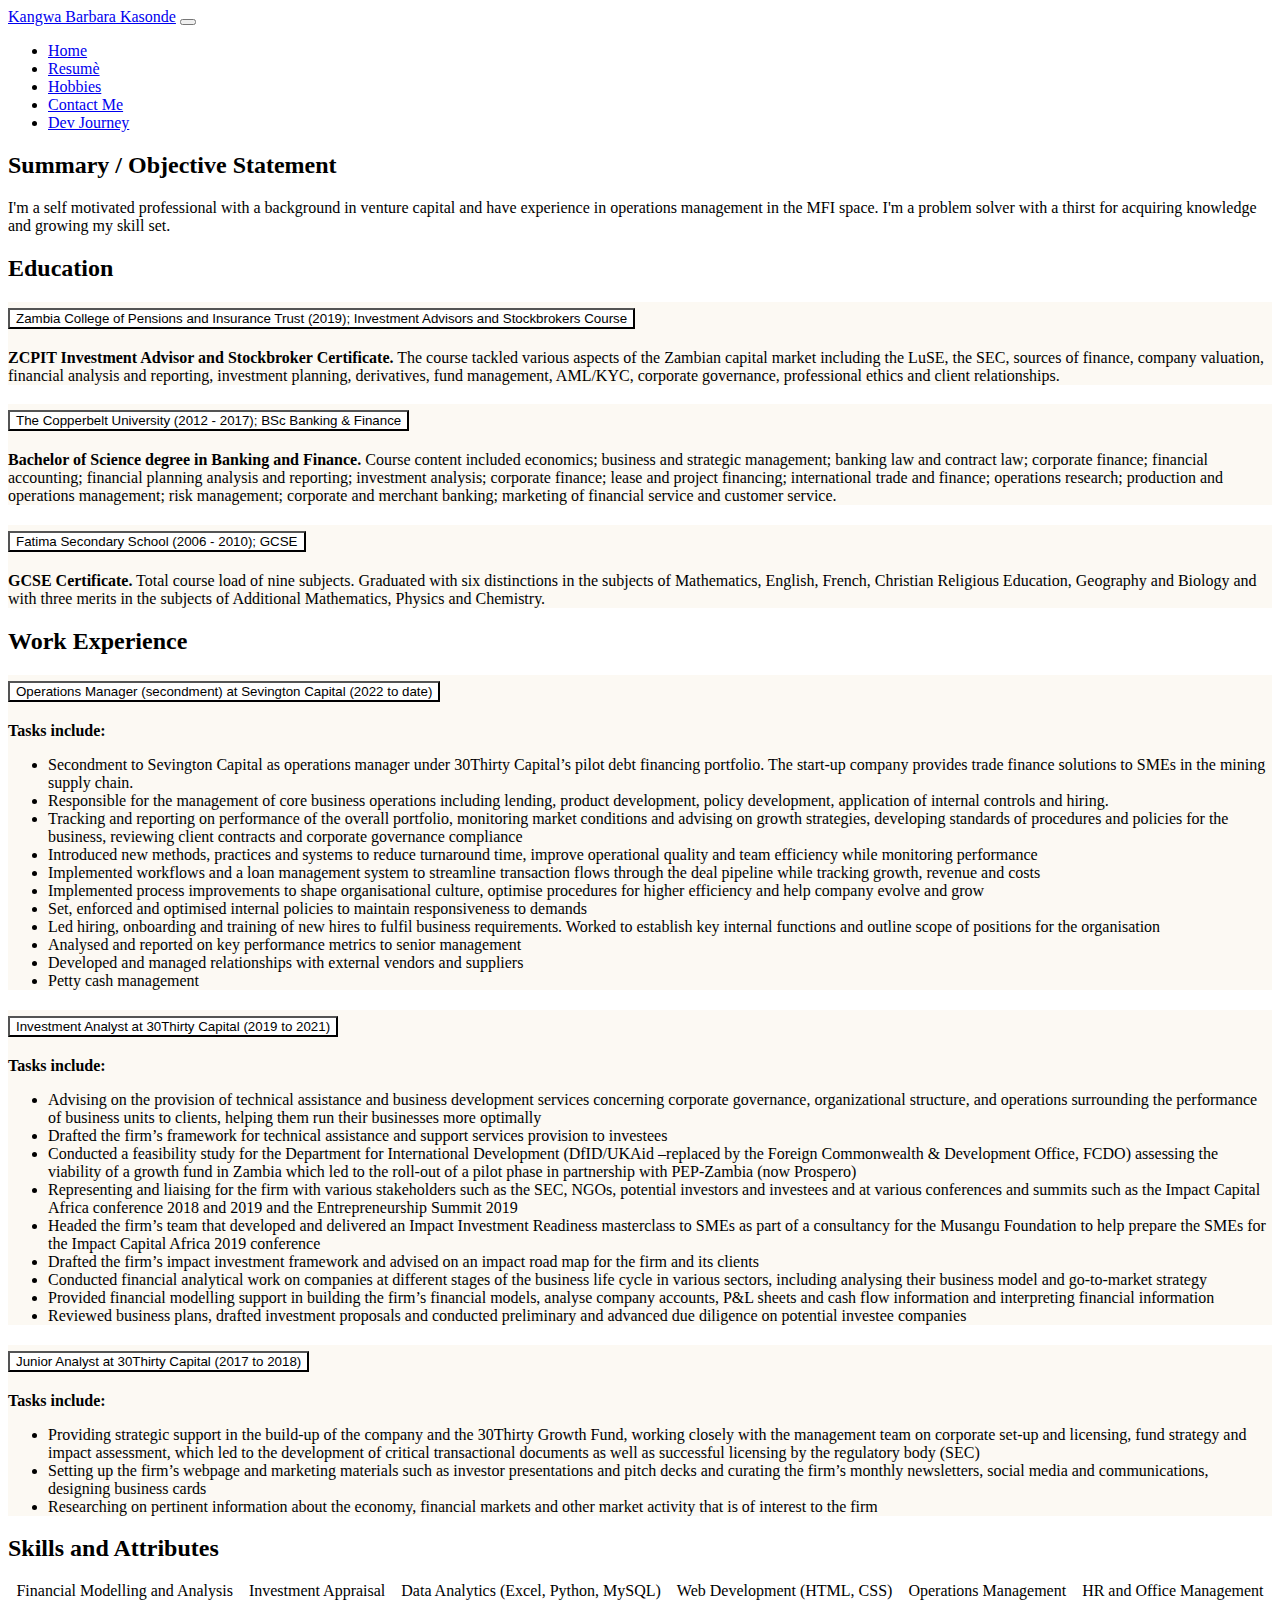
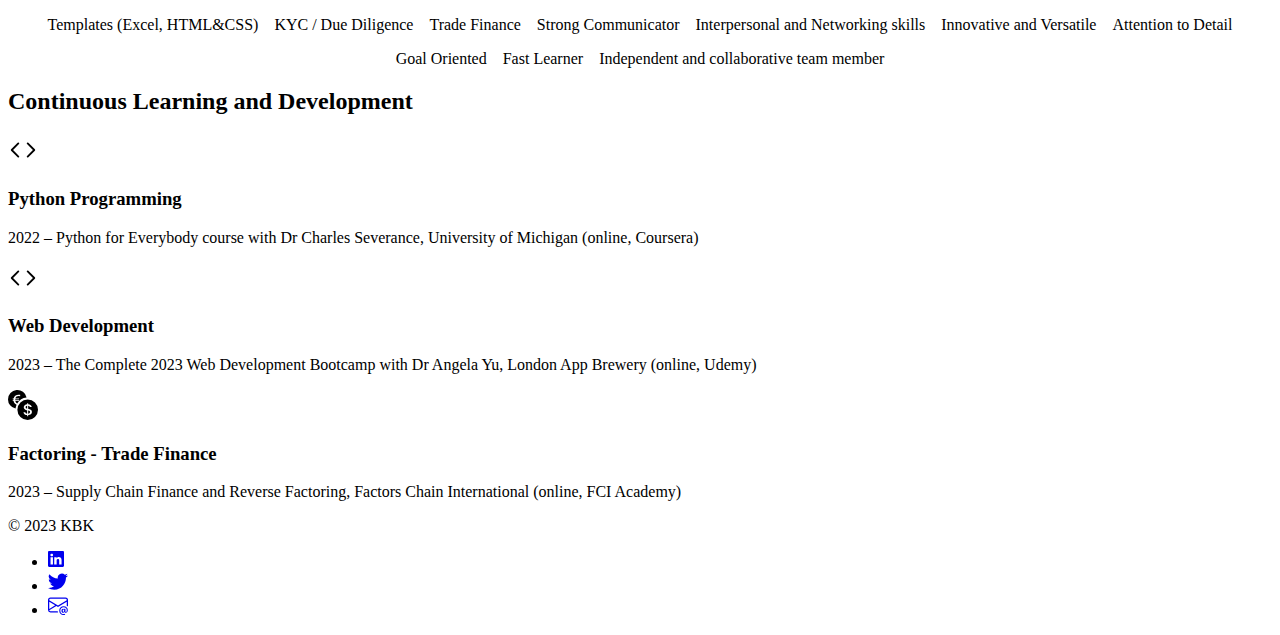
<file: resume.html>
<!DOCTYPE html>
<html lang="en">
<head>
    <meta charset="UTF-8">
    <title>Resumè</title>
    <link href="https://cdn.jsdelivr.net/npm/bootstrap@5.3.1/dist/css/bootstrap.min.css" rel="stylesheet" integrity="sha384-4bw+/aepP/YC94hEpVNVgiZdgIC5+VKNBQNGCHeKRQN+PtmoHDEXuppvnDJzQIu9" crossorigin="anonymous">
    <link rel="stylesheet" href="./style.css"/>
</head>
<body>
   
    <!-- Navigation Bar -->
    <nav class="navbar fixed-top navbar-expand-lg bg-primary" data-bs-theme="dark">
        <div class="container-fluid">
            <a class="navbar-brand" href="./index.html">Kangwa Barbara Kasonde</a>
            <button class="navbar-toggler" type="button" data-bs-toggle="collapse" data-bs-target="#navbarSupportedContent" aria-controls="navbarSupportedContent" aria-expanded="false" aria-label="Toggle navigation">
                <span class="navbar-toggler-icon"></span>
            </button>
            <div class="collapse navbar-collapse" id="navbarSupportedContent">
                <ul class="navbar-nav me-auto mb-2 mb-lg-0">
                    <li class="nav-item">
                        <a class="nav-link"  href="./index.html">Home</a>
                    </li>
                    <li class="nav-item">
                        <a class="nav-link active" aria-current="page" href="./resume.html">Resumè</a>
                    </li>
                    <li class="nav-item">
                        <a class="nav-link" href="./hobbies.html">Hobbies</a>
                    </li>
                    <li class="nav-item">
                        <a class="nav-link" href="./contact.html">Contact Me</a>
                    </li>
                    <li class="nav-item">
                        <a class="nav-link" href="./devgrowth.html">Dev Journey</a>
                    </li>
                </ul>
            </div>
        </div>
    </nav>

    <!-- Objective Statement just below the nav bar -->
   <div class="objective container my-5 shadow-lg rounded-3 p-4 pb-0 pb-lg-1 pe-lg-0 pt-lg-5">
        <h2>Summary / Objective Statement</h2>
        <p>
            I'm a self motivated professional with a background in venture capital and 
            have experience in operations management in the MFI space. I'm a problem solver
            with a thirst for acquiring knowledge and growing my skill set.
        </p>
    </div>

    <!-- Education history -->
    <div class="accordion container my-5 shadow-lg rounded-3 p-4 pb-2" id="accordionEducation">
        <h2>Education</h2>
        <div class="accordion-item">
          <h2 class="accordion-header">
            <button class="accordion-button collapsed" type="button" data-bs-toggle="collapse" data-bs-target="#collapseOne" aria-expanded="false" aria-controls="collapseOne">
                Zambia College of Pensions and Insurance Trust (2019); Investment Advisors and Stockbrokers Course 
            </button>
          </h2>
          <div id="collapseOne" class="accordion-collapse collapse" data-bs-parent="#accordionEducation">
            <div class="accordion-body">
              <strong>ZCPIT Investment Advisor and Stockbroker Certificate.</strong> The course tackled various aspects of the Zambian capital market including the LuSE, the SEC, sources of finance, company valuation, financial analysis and reporting, investment planning, derivatives, fund management, AML/KYC, corporate governance, professional ethics and client relationships.
            </div>
          </div>
        </div>
        <div class="accordion-item">
          <h2 class="accordion-header">
            <button class="accordion-button collapsed" type="button" data-bs-toggle="collapse" data-bs-target="#collapseTwo" aria-expanded="false" aria-controls="collapseTwo">
                The Copperbelt University (2012 - 2017); BSc Banking & Finance
            </button>
          </h2>
          <div id="collapseTwo" class="accordion-collapse collapse" data-bs-parent="#accordionEducation">
            <div class="accordion-body">
              <strong>Bachelor of Science degree in Banking and Finance.</strong> Course content included economics; business and strategic management; banking law and contract law; corporate finance; financial accounting; financial planning analysis and reporting; investment analysis; corporate finance; lease and project financing; international trade and finance; operations research; production and operations management; risk management; corporate and merchant banking; marketing of financial service and customer service.
            </div>
          </div>
        </div>
        <div class="accordion-item">
          <h2 class="accordion-header">
            <button class="accordion-button collapsed" type="button" data-bs-toggle="collapse" data-bs-target="#collapseThree" aria-expanded="false" aria-controls="collapseThree">
                Fatima Secondary School (2006 - 2010); GCSE
            </button>
          </h2>
          <div id="collapseThree" class="accordion-collapse collapse" data-bs-parent="#accordionEducation">
            <div class="accordion-body">
              <strong>GCSE Certificate.</strong> Total course load of nine subjects. Graduated with six distinctions in the subjects of Mathematics, English, French, Christian Religious Education, Geography and Biology and with three merits in the subjects of Additional Mathematics, Physics and Chemistry. 
            </div>
          </div>
        </div>
    </div>

    <!-- Work Experience -->
    <div class="accordion container my-5 shadow-lg rounded-3 p-4 pb-2" id="accordionExperience">
        <h2>Work Experience</h2>
        <div class="accordion-item">
          <h2 class="accordion-header">
            <button class="accordion-button collapsed" type="button" data-bs-toggle="collapse" data-bs-target="#collapseFour" aria-expanded="false" aria-controls="collapseFour">
                Operations Manager (secondment) at Sevington Capital (2022 to date)
            </button>
          </h2>
          <div id="collapseFour" class="accordion-collapse collapse" data-bs-parent="#accordionExperience">
            <div class="accordion-body">
              <strong>Tasks include:</strong> 
              <ul>
                <li>Secondment to Sevington Capital as operations manager under 30Thirty Capital’s pilot debt financing portfolio. The start-up company provides trade finance solutions to SMEs in the mining supply chain. </li>
                <li>Responsible for the management of core business operations including lending, product development, policy development, application of internal controls and hiring. </li>
                <li>Tracking and reporting on performance of the overall portfolio, monitoring market conditions and advising on growth strategies, developing standards of procedures and policies for the business, reviewing client contracts and corporate governance compliance</li>
                <li>Introduced new methods, practices and systems to reduce turnaround time, improve operational quality and team efficiency while monitoring performance</li>
                <li>Implemented workflows and a loan management system to streamline transaction flows through the deal pipeline while tracking growth, revenue and costs</li>
                <li>Implemented process improvements to shape organisational culture, optimise procedures for higher efficiency and help company evolve and grow</li>
                <li>Set, enforced and optimised internal policies to maintain responsiveness to demands</li>
                <li>Led hiring, onboarding and training of new hires to fulfil business requirements. Worked to establish key internal functions and outline scope of positions for the organisation</li>
                <li>Analysed and reported on key performance metrics to senior management
                <li>Developed and managed relationships with external vendors and suppliers
                <li>Petty cash management
                
              </ul>
            </div>
          </div>
        </div>
        <div class="accordion-item">
          <h2 class="accordion-header">
            <button class="accordion-button collapsed" type="button" data-bs-toggle="collapse" data-bs-target="#collapseFive" aria-expanded="false" aria-controls="collapseFive">
                Investment Analyst at 30Thirty Capital (2019 to 2021)
            </button>
          </h2>
          <div id="collapseFive" class="accordion-collapse collapse" data-bs-parent="#accordionExperience">
            <div class="accordion-body">
              <strong>Tasks include:</strong> 
              <ul>
                <li>Advising on the provision of technical assistance and business development services concerning corporate governance, organizational structure, and operations surrounding the performance of business units to clients, helping them run their businesses more optimally</li>
                <li>Drafted the firm’s framework for technical assistance and support services provision to investees</li>
                <li>Conducted a feasibility study for the Department for International Development (DfID/UKAid –replaced by the Foreign Commonwealth & Development Office, FCDO) assessing the viability of a growth fund in Zambia which led to the roll-out of a pilot phase in partnership with PEP-Zambia (now Prospero)</li> 
                <li>Representing and liaising for the firm with various stakeholders such as the SEC, NGOs, potential investors and investees and at various conferences and summits such as the Impact Capital Africa conference 2018 and 2019 and the Entrepreneurship Summit 2019</li>
                <li>Headed the firm’s team that developed and delivered an Impact Investment Readiness masterclass to SMEs as part of a consultancy for the Musangu Foundation to help prepare the SMEs for the Impact Capital Africa 2019 conference </li>
                <li>Drafted the firm’s impact investment framework and advised on an impact road map for the firm and its clients </li>
                <li>Conducted financial analytical work on companies at different stages of the business life cycle in various sectors, including analysing their business model and go-to-market strategy</li>
                <li>Provided financial modelling support in building the firm’s financial models, analyse company accounts, P&L sheets and cash flow information and interpreting financial information </li>
                <li>Reviewed business plans, drafted investment proposals and conducted preliminary and advanced due diligence on potential investee companies</li>
                
              </ul>
            </div>
          </div>
        </div>
        <div class="accordion-item">
            <h2 class="accordion-header">
                <button class="accordion-button collapsed" type="button" data-bs-toggle="collapse" data-bs-target="#collapseSix" aria-expanded="false" aria-controls="collapseSix">
                    Junior Analyst at 30Thirty Capital (2017 to 2018)
                </button>
            </h2>
            <div id="collapseSix" class="accordion-collapse collapse" data-bs-parent="#accordionExperience">
                <div class="accordion-body">
                    <strong>Tasks include:</strong> 
                    <ul>
                        <li>Providing strategic support in the build-up of the company and the 30Thirty Growth Fund, working closely with the management team on corporate set-up and licensing, fund strategy and impact assessment, which led to the development of critical transactional documents as well as successful licensing by the regulatory body (SEC)</li> 
                        <li>Setting up the firm’s webpage and marketing materials such as investor presentations and pitch decks and curating the firm’s monthly newsletters, social media and communications, designing business cards</li> 
                        <li>Researching on pertinent information about the economy, financial markets and other market activity that is of interest to the firm</li> 
                    </ul>
                </div>
            </div>
        </div>
    </div>

    <!-- Skills and attributes -->
    <div class="container skills my-5 shadow-lg rounded-3 p-4 pb-2 pe-lg-0 pt-lg-3">
        <h2 class="skill-header pb-2 border-bottom">Skills and Attributes</h2>
        <div class="skill-set container">
            <div><span class="badge text-bg-info" >Financial Modelling and Analysis</span></div>
            <div><span class="badge text-bg-info" >Investment Appraisal</span></div>
            <div><span class="badge text-bg-info" >Data Analytics (Excel, Python, MySQL)</span></div>
            <div><span class="badge text-bg-info" >Web Development (HTML, CSS)</span></div>
            <div><span class="badge text-bg-info" >Operations Management</span></div>
            <div><span class="badge text-bg-info" >HR and Office Management</span></div>            
            <div><span class="badge text-bg-info" >Templates (Excel, HTML&CSS)</span></div>
            <div><span class="badge text-bg-info" >KYC / Due Diligence</span></div>
            <div><span class="badge text-bg-info" >Trade Finance</span></div>
            <div><span class="badge text-bg-info" >Strong Communicator</span></div>            
            <div><span class="badge text-bg-info" >Interpersonal and Networking skills</span></div>
            <div><span class="badge text-bg-info" >Innovative and Versatile</span></div>
            <div><span class="badge text-bg-info" >Attention to Detail</span></div>
            <div><span class="badge text-bg-info" >Goal Oriented</span></div>
            <div><span class="badge text-bg-info" >Fast Learner</span></div>
            <div><span class="badge text-bg-info" >Independent and collaborative team member</span></div>

        </div>
    </div>

    <!-- Learning and devlopment -->
    <div class="container px-4 py-3 pb-1 shadow-lg rounded-3 mb-5">
        <h2 class="pb-2 border-bottom">Continuous Learning and Development</h2>
        <div class="row g-4 py-3 row-cols-1 row-cols-lg-3">
            <div class="col d-flex align-items-start">
                <div class="icon-square text-body-emphasis bg-body-secondary d-inline-flex align-items-center justify-content-center fs-4 flex-shrink-0 me-3">
                    <svg xmlns="http://www.w3.org/2000/svg" width="30" height="30" fill="currentColor" class="bi bi-code" viewBox="0 0 16 16">
                        <path d="M5.854 4.854a.5.5 0 1 0-.708-.708l-3.5 3.5a.5.5 0 0 0 0 .708l3.5 3.5a.5.5 0 0 0 .708-.708L2.707 8l3.147-3.146zm4.292 0a.5.5 0 0 1 .708-.708l3.5 3.5a.5.5 0 0 1 0 .708l-3.5 3.5a.5.5 0 0 1-.708-.708L13.293 8l-3.147-3.146z"/>
                    </svg>
                </div>
                <div>
                    <h3 class="fs-2 text-body-emphasis">Python Programming</h3>
                    <p>2022 – Python for Everybody course with Dr Charles Severance, University of Michigan (online, Coursera)</p>
                </div>
            </div>
            <div class="col d-flex align-items-start">
                <div class="icon-square text-body-emphasis bg-body-secondary d-inline-flex align-items-center justify-content-center fs-4 flex-shrink-0 me-3">
                    <svg xmlns="http://www.w3.org/2000/svg" width="30" height="30" fill="currentColor" class="bi bi-code" viewBox="0 0 16 16">
                        <path d="M5.854 4.854a.5.5 0 1 0-.708-.708l-3.5 3.5a.5.5 0 0 0 0 .708l3.5 3.5a.5.5 0 0 0 .708-.708L2.707 8l3.147-3.146zm4.292 0a.5.5 0 0 1 .708-.708l3.5 3.5a.5.5 0 0 1 0 .708l-3.5 3.5a.5.5 0 0 1-.708-.708L13.293 8l-3.147-3.146z"/>
                    </svg>
                </div>
                <div>
                    <h3 class="fs-2 text-body-emphasis">Web Development</h3>
                    <p>2023 – The Complete 2023 Web Development Bootcamp with Dr Angela Yu, London App Brewery (online, Udemy)</p>
                </div>
            </div>
            <div class="col d-flex align-items-start">
                <div class="icon-square text-body-emphasis bg-body-secondary d-inline-flex align-items-center justify-content-center fs-4 flex-shrink-0 me-3">
                    <svg xmlns="http://www.w3.org/2000/svg" width="30" height="30" fill="currentColor" class="bi bi-currency-exchange" viewBox="0 0 16 16">
                        <path d="M0 5a5.002 5.002 0 0 0 4.027 4.905 6.46 6.46 0 0 1 .544-2.073C3.695 7.536 3.132 6.864 3 5.91h-.5v-.426h.466V5.05c0-.046 0-.093.004-.135H2.5v-.427h.511C3.236 3.24 4.213 2.5 5.681 2.5c.316 0 .59.031.819.085v.733a3.46 3.46 0 0 0-.815-.082c-.919 0-1.538.466-1.734 1.252h1.917v.427h-1.98c-.003.046-.003.097-.003.147v.422h1.983v.427H3.93c.118.602.468 1.03 1.005 1.229a6.5 6.5 0 0 1 4.97-3.113A5.002 5.002 0 0 0 0 5zm16 5.5a5.5 5.5 0 1 1-11 0 5.5 5.5 0 0 1 11 0zm-7.75 1.322c.069.835.746 1.485 1.964 1.562V14h.54v-.62c1.259-.086 1.996-.74 1.996-1.69 0-.865-.563-1.31-1.57-1.54l-.426-.1V8.374c.54.06.884.347.966.745h.948c-.07-.804-.779-1.433-1.914-1.502V7h-.54v.629c-1.076.103-1.808.732-1.808 1.622 0 .787.544 1.288 1.45 1.493l.358.085v1.78c-.554-.08-.92-.376-1.003-.787H8.25zm1.96-1.895c-.532-.12-.82-.364-.82-.732 0-.41.311-.719.824-.809v1.54h-.005zm.622 1.044c.645.145.943.38.943.796 0 .474-.37.8-1.02.86v-1.674l.077.018z"/>
                    </svg>            </div>
                <div>
                    <h3 class="fs-2 text-body-emphasis">Factoring - Trade Finance</h3>
                    <p>2023 – Supply Chain Finance and Reverse Factoring, Factors Chain International (online, FCI Academy)</p>
                </div>
            </div>
        </div>
    </div>

    <!-- Page footer -->
    <div class="container fixed-bottom mt-5 ">
        <footer class="d-flex flex-wrap justify-content-between align-items-center py-2 border-top">
            <div class="col-md-4 d-flex align-items-center">
                <span class="mb-3 mb-md-0 text-body-secondary">© 2023 KBK</span>
            </div>
        
            <ul class="nav col-md-4 justify-content-end list-unstyled d-flex">
                <li class="ms-3"><a class="text-body-secondary" href="https://www.linkedin.com/in/kangwa-barbara-kasonde-2b085ab0/"><svg xmlns="http://www.w3.org/2000/svg" width="16" height="16" fill="currentColor" class="bi bi-linkedin" viewBox="0 0 16 16">
                    <path d="M0 1.146C0 .513.526 0 1.175 0h13.65C15.474 0 16 .513 16 1.146v13.708c0 .633-.526 1.146-1.175 1.146H1.175C.526 16 0 15.487 0 14.854V1.146zm4.943 12.248V6.169H2.542v7.225h2.401zm-1.2-8.212c.837 0 1.358-.554 1.358-1.248-.015-.709-.52-1.248-1.342-1.248-.822 0-1.359.54-1.359 1.248 0 .694.521 1.248 1.327 1.248h.016zm4.908 8.212V9.359c0-.216.016-.432.08-.586.173-.431.568-.878 1.232-.878.869 0 1.216.662 1.216 1.634v3.865h2.401V9.25c0-2.22-1.184-3.252-2.764-3.252-1.274 0-1.845.7-2.165 1.193v.025h-.016a5.54 5.54 0 0 1 .016-.025V6.169h-2.4c.03.678 0 7.225 0 7.225h2.4z"/>
                </svg></a></li>
                <li class="ms-3"><a class="text-body-secondary" href="https://twitter.com/barbara_kasonde"><svg xmlns="http://www.w3.org/2000/svg" width="20" height="20" fill="currentColor" class="bi bi-twitter" viewBox="0 0 16 16">
                    <path d="M5.026 15c6.038 0 9.341-5.003 9.341-9.334 0-.14 0-.282-.006-.422A6.685 6.685 0 0 0 16 3.542a6.658 6.658 0 0 1-1.889.518 3.301 3.301 0 0 0 1.447-1.817 6.533 6.533 0 0 1-2.087.793A3.286 3.286 0 0 0 7.875 6.03a9.325 9.325 0 0 1-6.767-3.429 3.289 3.289 0 0 0 1.018 4.382A3.323 3.323 0 0 1 .64 6.575v.045a3.288 3.288 0 0 0 2.632 3.218 3.203 3.203 0 0 1-.865.115 3.23 3.23 0 0 1-.614-.057 3.283 3.283 0 0 0 3.067 2.277A6.588 6.588 0 0 1 .78 13.58a6.32 6.32 0 0 1-.78-.045A9.344 9.344 0 0 0 5.026 15z"/>
                </svg></a></li>
                <li class="ms-3"><a class="text-body-secondary" href="mailto: bkkasonde@gmail.com"><svg xmlns="http://www.w3.org/2000/svg" width="20" height="20" fill="currentColor" class="bi bi-envelope-at" viewBox="0 0 16 16">
                    <path d="M2 2a2 2 0 0 0-2 2v8.01A2 2 0 0 0 2 14h5.5a.5.5 0 0 0 0-1H2a1 1 0 0 1-.966-.741l5.64-3.471L8 9.583l7-4.2V8.5a.5.5 0 0 0 1 0V4a2 2 0 0 0-2-2H2Zm3.708 6.208L1 11.105V5.383l4.708 2.825ZM1 4.217V4a1 1 0 0 1 1-1h12a1 1 0 0 1 1 1v.217l-7 4.2-7-4.2Z"/>
                    <path d="M14.247 14.269c1.01 0 1.587-.857 1.587-2.025v-.21C15.834 10.43 14.64 9 12.52 9h-.035C10.42 9 9 10.36 9 12.432v.214C9 14.82 10.438 16 12.358 16h.044c.594 0 1.018-.074 1.237-.175v-.73c-.245.11-.673.18-1.18.18h-.044c-1.334 0-2.571-.788-2.571-2.655v-.157c0-1.657 1.058-2.724 2.64-2.724h.04c1.535 0 2.484 1.05 2.484 2.326v.118c0 .975-.324 1.39-.639 1.39-.232 0-.41-.148-.41-.42v-2.19h-.906v.569h-.03c-.084-.298-.368-.63-.954-.63-.778 0-1.259.555-1.259 1.4v.528c0 .892.49 1.434 1.26 1.434.471 0 .896-.227 1.014-.643h.043c.118.42.617.648 1.12.648Zm-2.453-1.588v-.227c0-.546.227-.791.573-.791.297 0 .572.192.572.708v.367c0 .573-.253.744-.564.744-.354 0-.581-.215-.581-.8Z"/>
                </svg></a></li>
            </ul>
        </footer>
    </div>

   <script src="https://cdn.jsdelivr.net/npm/bootstrap@5.3.1/dist/js/bootstrap.bundle.min.js" integrity="sha384-HwwvtgBNo3bZJJLYd8oVXjrBZt8cqVSpeBNS5n7C8IVInixGAoxmnlMuBnhbgrkm" crossorigin="anonymous"></script>

</body>
</html>
</file>
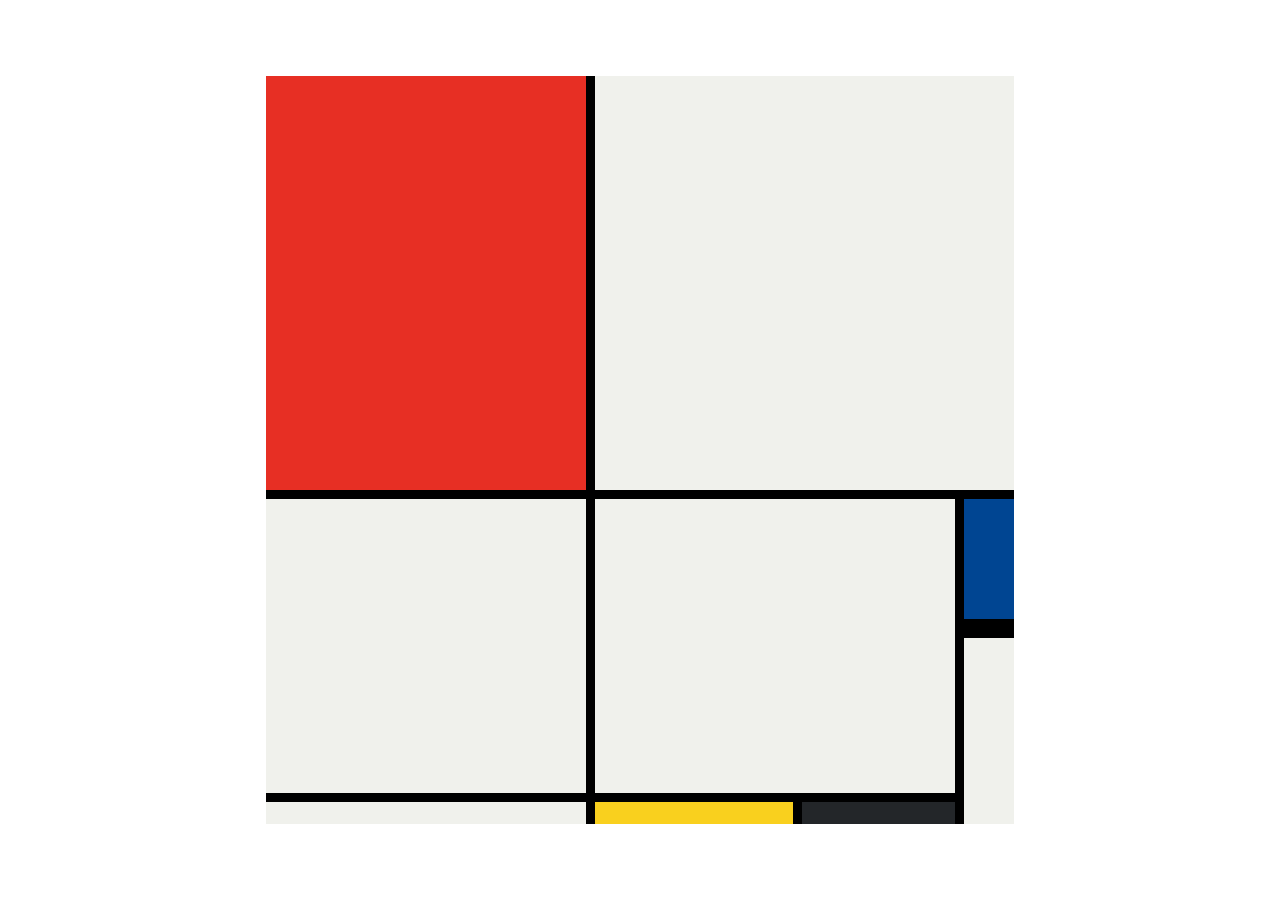
<file: projects/10.3 Mondrian Project/solution.html>
<!DOCTYPE html>
<html lang="en">

<head>
  <meta charset="UTF-8">
  <meta name="viewport" content="width=device-width, initial-scale=1.0">
  <title>Mondrian Project</title>
  <style>
    /* 
    Write your CSS here 
    Line Colour: #000
    White: #F0F1EC
    Red: #E72F24
    Black: #232629
    Blue: #004592
    Yellow: #F9D01E
    */
    body {
      display: flex;
      justify-content: center;
      align-items: center;
      height: 100vh;
      margin: 0;
      padding: 0;
    }

    .container {
      height: 748px;
      width: 748px;
      display: grid;
      background-color: #000;
      grid-template-columns: 320px 198px 153px 50px;
      grid-template-rows: 414px 130px 155px 22px;
      gap: 9px;
    }

    .item {
      background-color: #F0F1EC;
    }

    .red {
      background-color: #E72F24;
    }

    .white1 {
      grid-column: span 3;
    }

    .white2 {
      grid-row: span 2;
    }

    .white3 {
      grid-area: 2 / 2 / 4 /4
    }

    .blue {
      background-color: #004592;
      border-bottom: 10px solid #000;
    }

    .white4 {
      grid-row: span 2;
    }

    .yellow {
      background-color: #F9D01E;
    }

    .black {
      background-color: #232629;
    }
  </style>
</head>

<body>
  <!-- Write your HTML here -->

  <div class="container">
    <div class="item red"></div>
    <div class="item white1"></div>
    <div class="item white2"></div>
    <div class="item white3"></div>

    <div class="item blue"></div>
    <div class="item white4"></div>

    <div class="item"></div>
    <div class="item yellow"></div>
    <div class="item black"></div>
  </div>
</body>

</html>
</file>
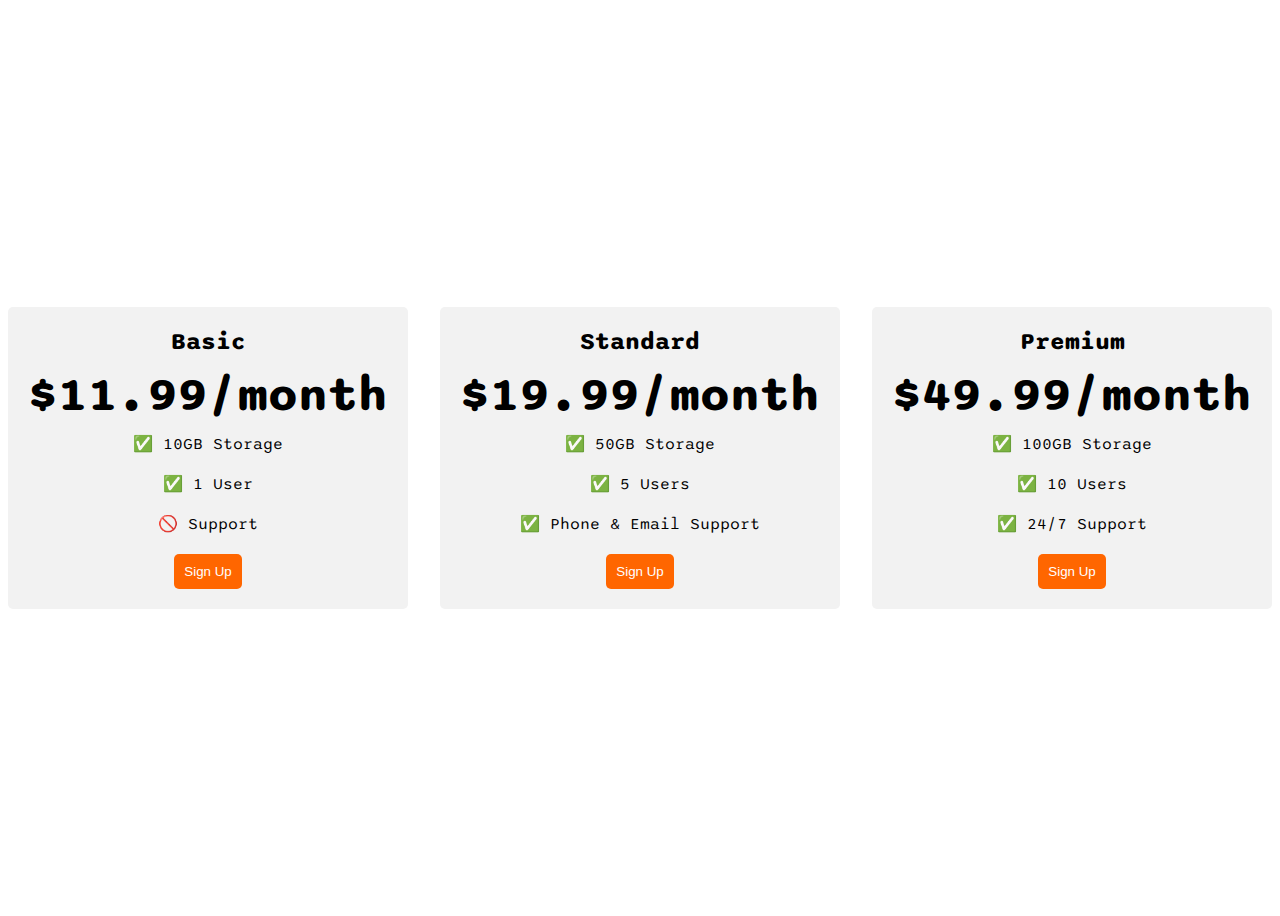
<file: projects/9.4 Flexbox Pricing Table Project/solution.html>
<!DOCTYPE html>
<html>

<head>
  <title>Flexbox Pricing Table</title>
  <link rel="preconnect" href="https://fonts.googleapis.com">
  <link rel="preconnect" href="https://fonts.gstatic.com" crossorigin>
  <link href="https://fonts.googleapis.com/css2?family=Sono:wght@400;700&display=swap" rel="stylesheet">
  <style>
    body {
      font-family: 'Sono', sans-serif;
    }

    .pricing-container {
      display: flex;
      justify-content: center;
      align-items: center;
      height: 100vh;
      gap: 2rem;
    }

    .pricing-plan {
      flex: 1;
      max-width: 400px;
      padding: 20px;
      background-color: #f2f2f2;
      border-radius: 5px;
      text-align: center;
    }

    .plan-title {
      font-size: 24px;
      font-weight: bold;
      margin-bottom: 10px;
    }

    .plan-price {
      font-size: 48px;
      font-weight: bold;
      margin-bottom: 10px;
    }

    .plan-features {
      list-style: none;
      padding: 0;
      margin: 0;
    }

    .plan-features li {
      margin-bottom: 20px;
    }

    .plan-button {
      padding: 10px;
      background-color: #ff6600;
      color: #fff;
      border-radius: 5px;
      border: none;
    }

    @media (max-width: 1250px) {
      .pricing-container {
        flex-direction: column;
        height: 100%;
      }
    }
  </style>
</head>

<body>
  <div class="pricing-container">
    <div class="pricing-plan">
      <div class="plan-title">Basic</div>
      <div class="plan-price">$11.99/month</div>
      <ul class="plan-features">
        <li>✅ 10GB Storage</li>
        <li>✅ 1 User</li>
        <li>🚫 Support</li>
      </ul>
      <button class="plan-button">Sign Up</a>
    </div>
    <div class="pricing-plan">
      <div class="plan-title">Standard</div>
      <div class="plan-price">$19.99/month</div>
      <ul class="plan-features">
        <li>✅ 50GB Storage</li>
        <li>✅ 5 Users</li>
        <li>✅ Phone &amp; Email Support</li>
      </ul>
      <button class="plan-button">Sign Up</a>
    </div>
    <div class="pricing-plan">
      <div class="plan-title">Premium</div>
      <div class="plan-price">$49.99/month</div>
      <ul class="plan-features">
        <li>✅ 100GB Storage</li>
        <li>✅ 10 Users</li>
        <li>✅ 24/7 Support</li>
      </ul>
      <button class="plan-button">Sign Up</a>
    </div>
  </div>

</body>

</html>
</file>
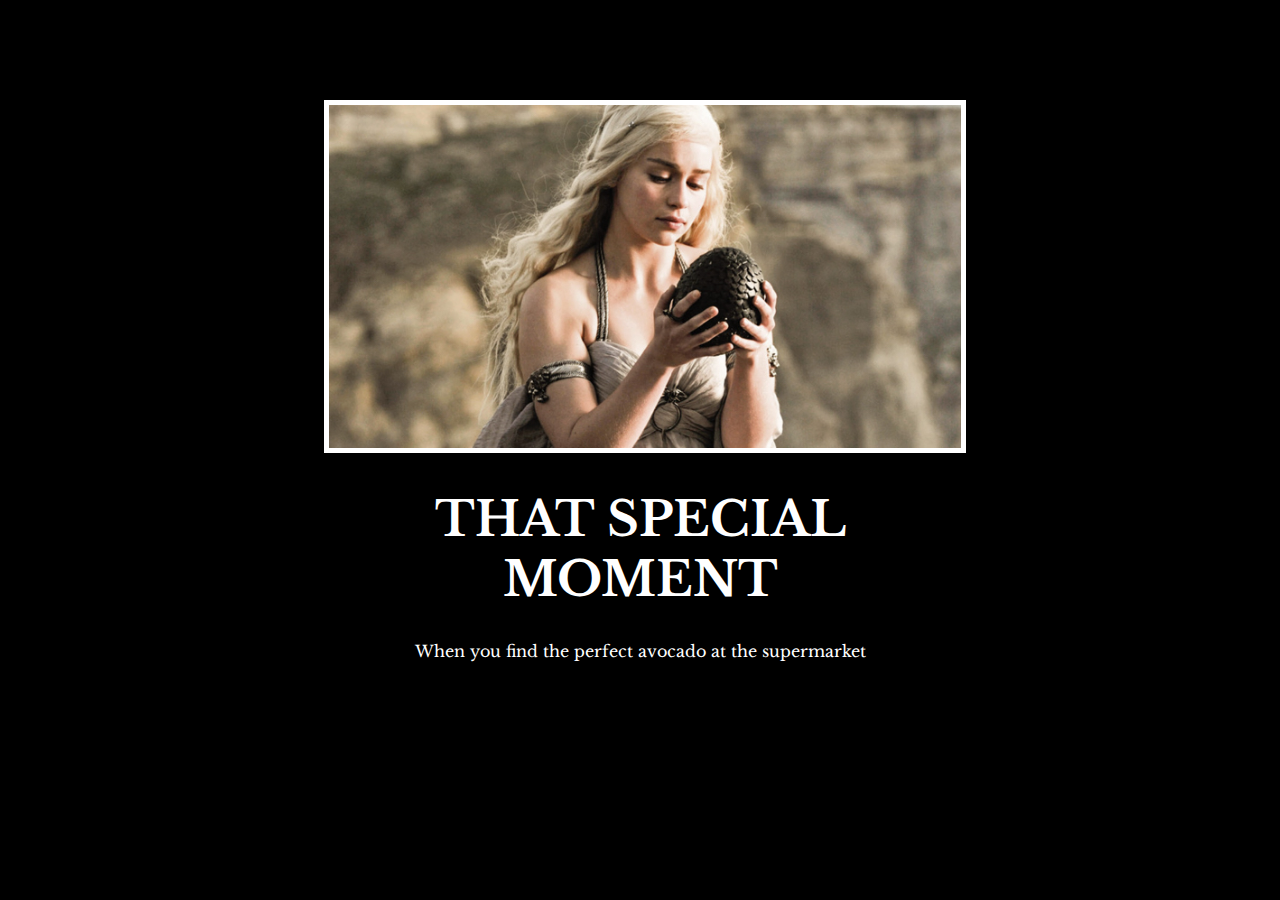
<file: projects/6.4 Motivation Meme Project/solution/solution.html>
<!DOCTYPE html>
<html lang="en">

<head>
  <meta charset="UTF-8">
  <title>Motivation Meme</title>
  <link rel="stylesheet" href="./solution.css" />
  <link rel="preconnect" href="https://fonts.googleapis.com">
  <link rel="preconnect" href="https://fonts.gstatic.com" crossorigin>
  <link href="https://fonts.googleapis.com/css2?family=Libre+Baskerville&display=swap" rel="stylesheet">
</head>

<body>

  <div class="poster">
    <img class="motivation-img" src="./assets/images/daenerys.jpeg" src="daenerys with egg" />
    <h1>That Special Moment</h1>
    <p>When you find the perfect avocado at the supermarket</p>
  </div>
</body>

</html>
</file>
<file: style.css>
.skill-set{
    display: flex;
    gap: 1rem;
    flex-wrap: wrap;
    justify-content: center
}
.accordion-item{
    background-color: rgb(252, 249, 243);
}
.accordion-button{
    background-color: #fff;
}
.badge{
    font-size: 1rem;
}
</file>
<file: projects/6.4 Motivation Meme Project/style.css>
body{
    background-color: black;
}

h1{
    font-size: 3rem;
    text-transform: uppercase;
}

.poster{
    font-family: 'Libre Baskerville', serif;
    color: white;
    text-align: center;
    width: 50%;
    margin-left: 25%;
    margin-top: 100px;
}

.image{
    border: solid white;
    border-width: 5px;
    width: 100%;
}
</file>
<file: projects/6.4 Motivation Meme Project/solution/solution.css>
body {
  background-color: black;
}
h1 {
  text-transform: uppercase;
  font-size: 3rem;
}

.poster {
  width: 50%;
  margin-left: 25%;
  margin-top: 100px;
  color: white;
  font-family: "Libre Baskerville", serif;
  text-align: center;
}

.motivation-img {
  border: 5px solid white;
  width: 100%;
}
</file>
